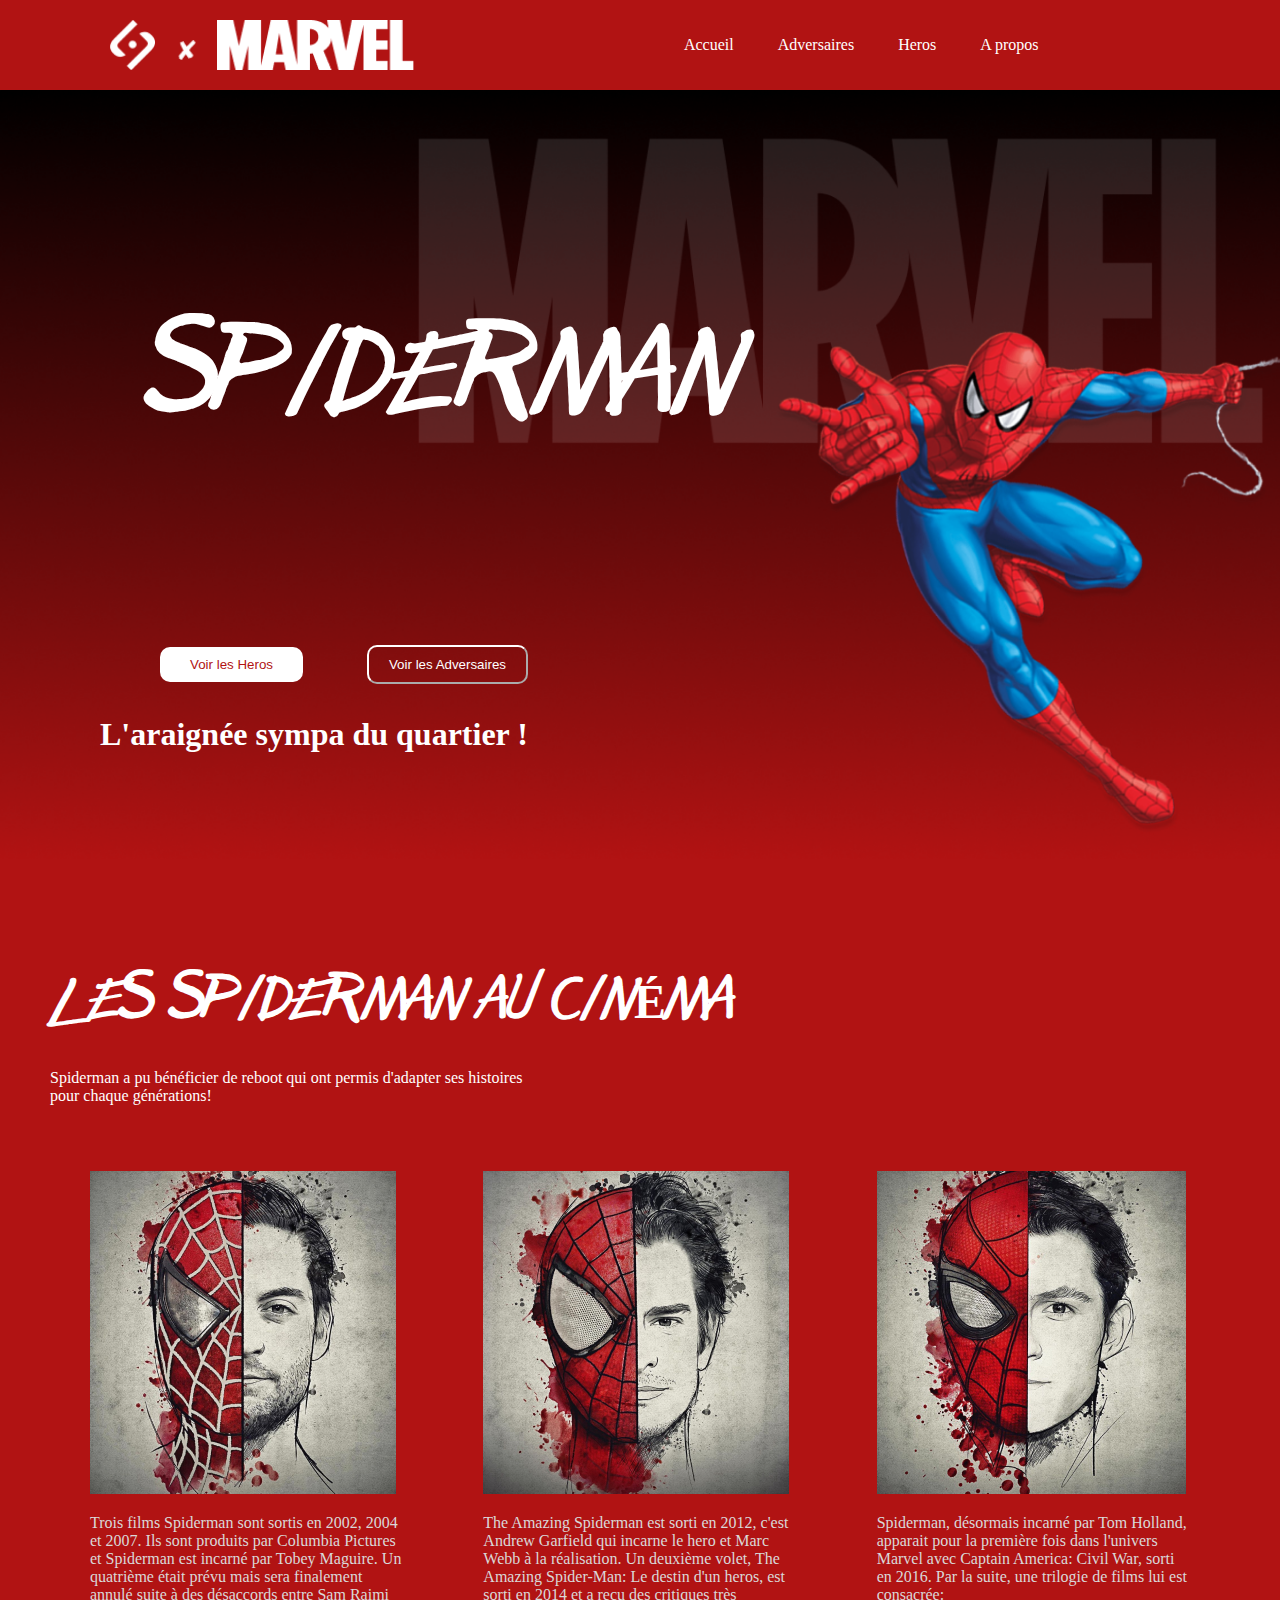
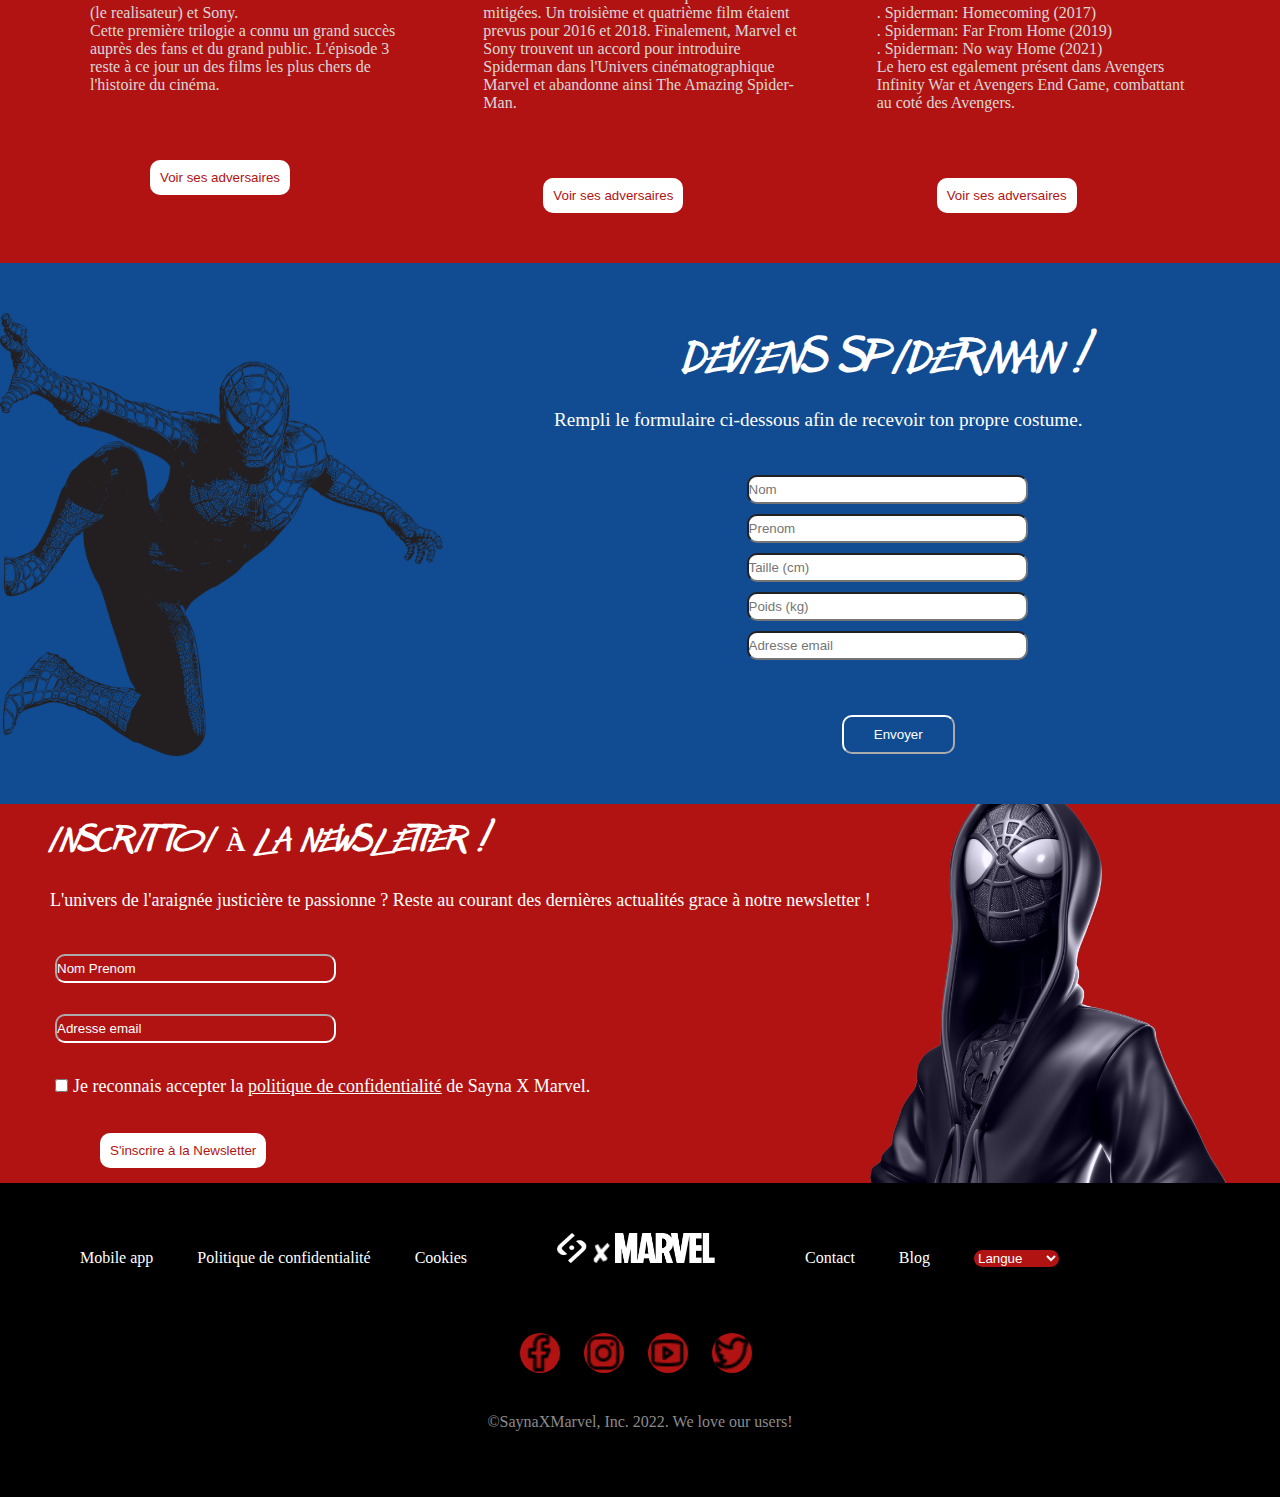
<file: index.html>
<!DOCTYPE html>
<html lang="en">
<head>
    <meta charset="UTF-8">
    <meta http-equiv="X-UA-Compatible" content="IE=edge">
    <meta name="viewport" content="width=device-width, initial-scale=1.0">
    <title>Home</title>
    <link rel="stylesheet" href="style.css">
</head>
<body>
    <header>
        <nav>
            <div class="logo">  
                <img src="Assets/Logo/logo1.png" alt="logo1" width="30%" height="50">
                <img src="Assets/Logo/logo2.png" class="logo2" alt="logo2" width="20%" height="20">
                <img src="Assets/Logo/logo3.png" alt="logo3" width="100%" height="50">
            </div>
            <div class="menu">  
                <ul>
                    <li><a href="index.html">Accueil</a></li>
                    <li><a href="W-Adversaires.html">Adversaires</a></li>
                    <li><a href="W-Heros.html">Heros</a></li>
                    <li><a href="W-A propos.html">A propos</a></li>
                </ul>
            </div> 
        </nav>
    </header>

    <main>
        <section id="contenant">
            <div class="title1">
                <h1>Spiderman</h1>
            </div>
            <div class="heros-adv">
                <a href="W-Heros.html"><button class="button-heros">Voir les Heros</button></a>
                <a href="W-Adversaires.html"><button class="button-adv">Voir les Adversaires</button></a>
                <h3>L'araignée sympa du quartier !</h3>
            </div>
            <div class="title2">
                <h2>Les spiderman au cinéma</h2>
            </div>
                <p class="spiderman">Spiderman a pu bénéficier de reboot qui ont permis d'adapter ses histoires<br>
                     pour chaque générations!</p>
            
            <div class="container">
                <div class="column">
                    <img src="Assets/Illustration/img3.png" alt="img3">
                    <p>Trois films Spiderman sont sortis en 2002, 2004 et 2007. Ils sont produits par Columbia Pictures et Spiderman est incarné par Tobey Maguire. Un quatrième était prévu mais sera finalement annulé suite à des désaccords entre Sam Raimi (le realisateur) et Sony.<br>
                    Cette première trilogie a connu un grand succès auprès des fans et du grand public. L'épisode 3 reste à ce jour un des films les plus chers de l'histoire du cinéma.</p>
                    <a href="W-Adversaires.html"><button class="button-voir">Voir ses adversaires</button></a>
                </div>
                <div class="column">
                    <img src="Assets/Illustration/img2.png" alt="img2">
                    <p>The Amazing Spiderman est sorti en 2012, c'est Andrew Garfield qui incarne le hero et Marc Webb à la réalisation. Un deuxième volet, The Amazing Spider-Man: Le destin d'un heros, est sorti en 2014 et a recu des critiques très mitigées. Un troisième et quatrième film étaient prevus pour 2016 et 2018. Finalement, Marvel et Sony trouvent un accord pour introduire Spiderman dans l'Univers cinématographique Marvel et abandonne ainsi The Amazing Spider-Man.</p>
                    <a href="W-Adversaires.html"><button class="button-voir">Voir ses adversaires</button></a>
                </div>
                <div class="column">
                    <img src="Assets/Illustration/img4.png" alt="img4">
                    <p>Spiderman, désormais incarné par Tom Holland, apparait pour la première fois dans l'univers Marvel avec Captain America: Civil War, sorti en 2016. Par la suite, une trilogie de films lui est consacrée:<br>
                    . Spiderman: Homecoming (2017)<br>
                    . Spiderman: Far From Home (2019)<br>
                    . Spiderman: No way Home (2021)<br>
                    Le hero est egalement présent dans Avengers Infinity War et Avengers End Game, combattant au coté des Avengers.</p>
                    <a href="W-Adversaires.html"><button class="button-voir">Voir ses adversaires</button></a>
                </div>
            </div>
        </section>
        <div class="deviens-spiderman">
            <div class="form">
                <div class="img5">
                    <img src="Assets/Illustration/img5.png" alt="img5" width="80%">
                </div>
                <div class="form-spiderman">
                <h2>Deviens Spiderman !</h2>
                <p>Rempli le formulaire ci-dessous afin de recevoir ton propre costume.</p>
                <form action="/page-traitement-donnees" method="post">
                    <div>
                    <input type="text" id="nom" name="nom" placeholder="Nom" required>
                    </div>
                    <div>
                    <input type="text" id="prenom" name="prenom" placeholder="Prenom" required>
                    </div>
                    <div>
                    <input type="number" id="taille" name="taille" placeholder="Taille (cm)" required>
                    </div>
                    <div>
                    <input type="number" id="poids" name="poids" placeholder="Poids (kg)" required>
                    </div>
                    <input type="email" id="mail" name="email" placeholder="Adresse email" required>                    
                </form>                
                <div class="envoyer">
                    <button class="envoyer" type="submit" value="Envoyer">Envoyer</button>
                </div>
            </div>           
        </div>
        <div class="newsletter">
            <div class="content">
                <h2>Inscrit toi à la newsletter !</h2>
                <p>L'univers de l'araignée justicière te passionne ? Reste au courant des dernières actualités grace à notre newsletter !</p>
                <div class="emailbox"></div>
                <form action="newsletter.php">
                    <input type="text" id="nom-prenom" name="nom" value="Nom Prenom"required>
                    <br><br>
                    <input type="emailAddress" id="email" name="email" value="Adresse email" required>                   
                    <br><br>
                    <input class="checkbox" type="checkbox">Je reconnais accepter la <u>politique de confidentialité</u> de Sayna X Marvel.                    
                    <br><br>
                    <button class="button-btn" type="submit" value="inscrire">S'inscrire à la Newsletter</button>
                </form>
            </div>
                      
        </div>
    </main>

    <footer>
        <div class="link">      
            <div class="menu-left">          
                <ul>
                    <li><a class="mobile" href="#mobile">Mobile app</a></li>
                    <li><a class="confidentialite" href="#confidentialite">Politique de confidentialité</a></li> 
                    <li><a class="cookies" href="#cookies">Cookies</a></li>                       
                </ul>
            </div>
            <div class="img-logo">
                    <img src="Assets/Logo/logo1.png" alt="map" width="30" height="30">
                    <img src="Assets/Logo/logo2.png" alt="map" width="20" height="20">
                    <img src="Assets/Logo/logo3.png" alt="map" width="100" height="30">
            </div>
            <div class="menu-right">
                <ul class="right">
                    <li><a class="contact" href="index.html">Contact</a></li>
                    <li><a class="blog" href="index.html">Blog</a></li> 
                    <li class="langue">
                        <select name="langue" size="1">
                            <option value="fr">Langue</option>
                        </select>
                    </li> 
                </ul>  
            </div>
        </div>
        <div class="social_media">
            <img src="Assets/Logo/logof.png" class="facebook" alt="facebook" width="50%" height="20">
            <img src="Assets/Logo/logoi.png" class="instagram" alt="instagram">
            <img src="Assets/Logo/logoy.png" class="youtube" alt="youtube">
            <img src="Assets/Logo/logot.png" class="twitter" alt="twitter">
        </div>
        <div class="copyright">
            <p class="footer_copyright">©SaynaXMarvel, Inc. 2022. We love our users!</p>
        </div>
    </footer>    
</body>
</html>
</file>
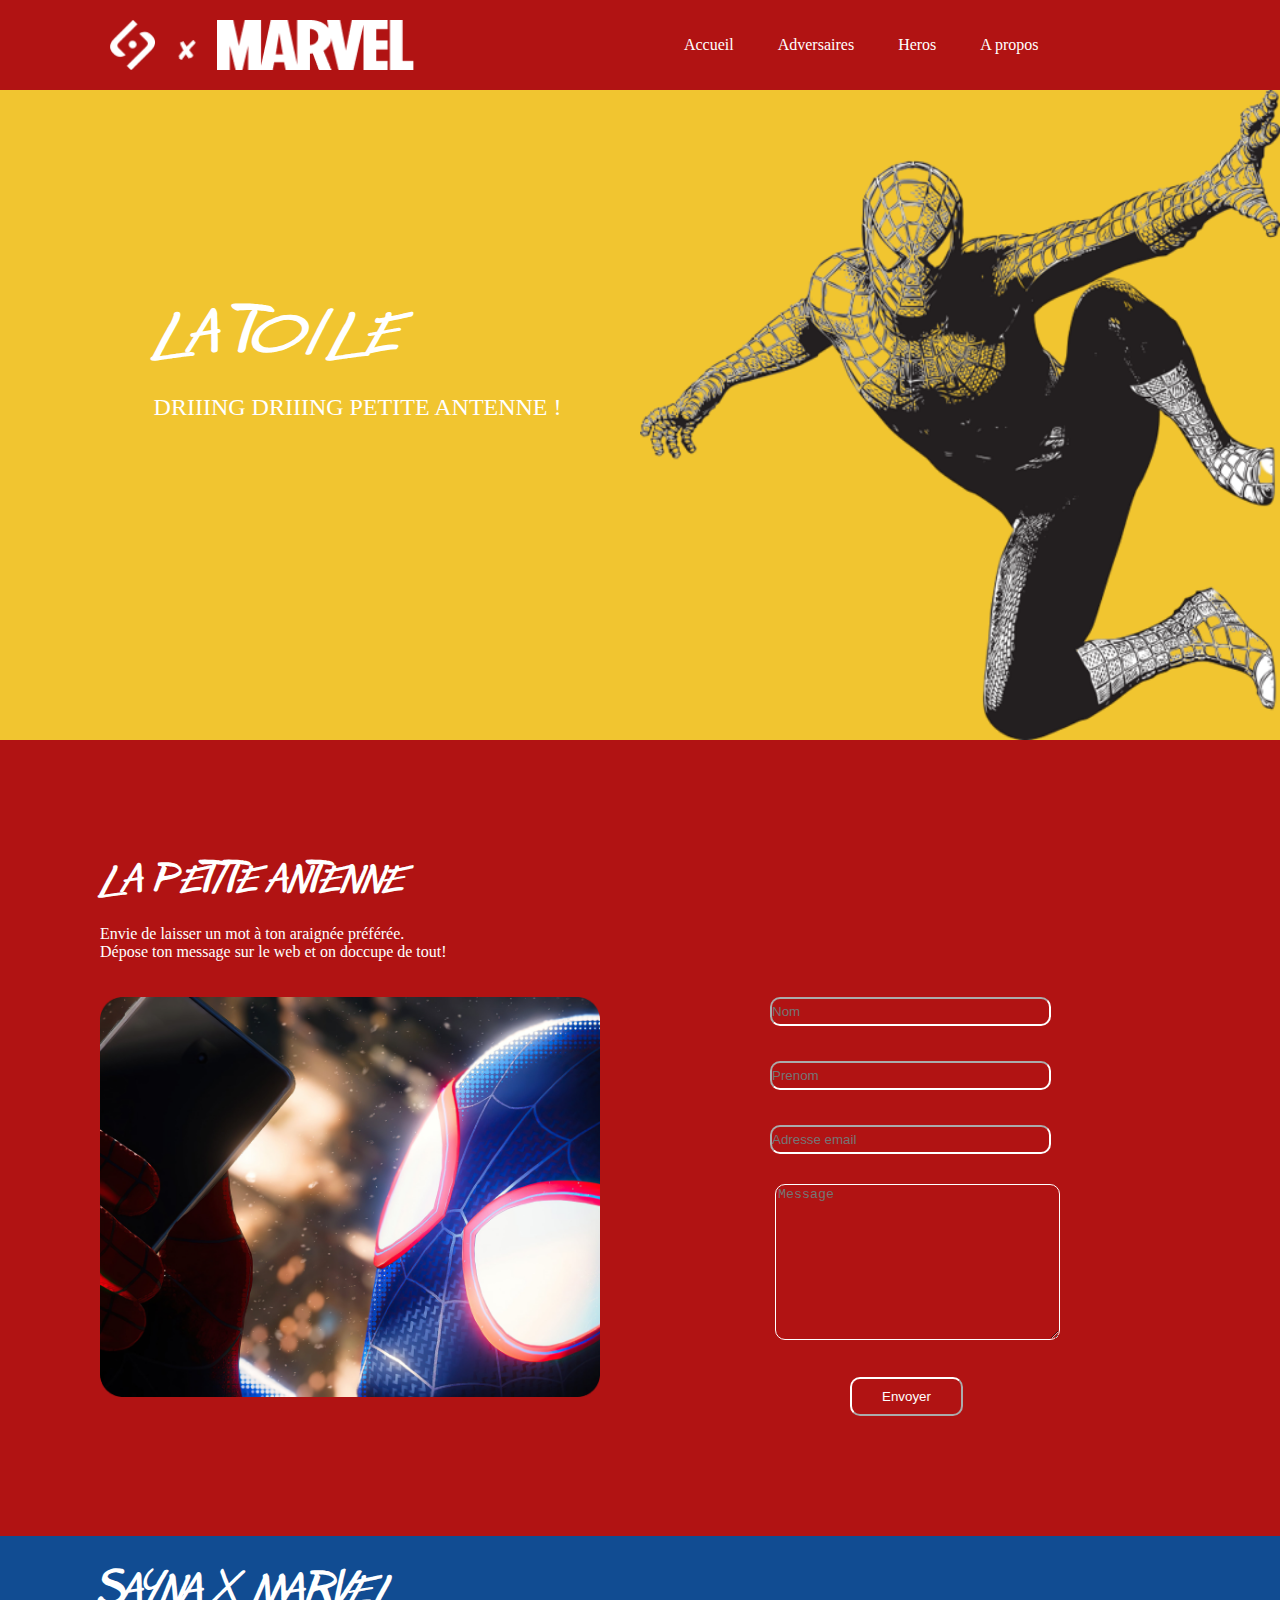
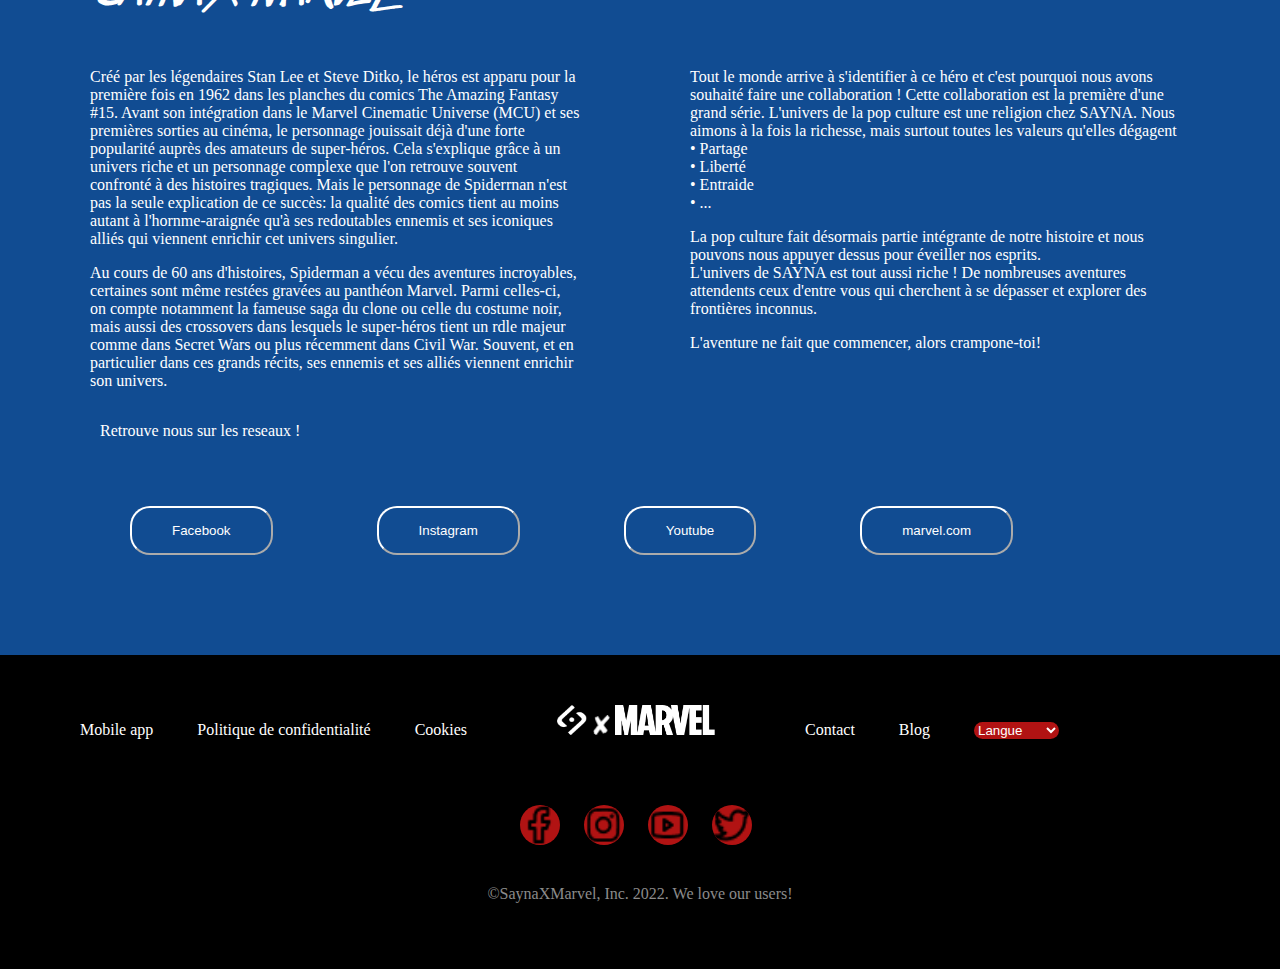
<file: W-A propos.html>
<!DOCTYPE html>
<html lang="en">
<head>
    <meta charset="UTF-8">
    <meta http-equiv="X-UA-Compatible" content="IE=edge">
    <meta name="viewport" content="width=device-width, initial-scale=1.0">
    <title>A propos</title>
    <link rel="stylesheet" href="W-A propos.css">
</head>
<body>
    <header>
        <nav>
            <div class="logo">  
                <img src="Assets/Logo/logo1.png" alt="logo1" width="30%" height="50">
                <img src="Assets/Logo/logo2.png" class="logo2" alt="logo2" width="20%" height="20">
                <img src="Assets/Logo/logo3.png" alt="logo3" width="100%" height="50">
            </div>
            <div class="menu">  
                <ul>
                    <li><a href="index.html">Accueil</a></li>
                    <li><a href="W-Adversaires.html">Adversaires</a></li>
                    <li><a href="W-Heros.html">Heros</a></li>
                    <li><a href="W-A propos.html">A propos</a></li>
                </ul>
            </div> 
        </nav>
    </header>

    <main>
        <div class="title1">      
            <h1>La toile</h1>
            <p>Driiing driiing petite antenne !</p>
        </div> 
        <div class="antenne">
            <div>
                <h2>La petite antenne</h2>
                <p>Envie de laisser un mot à ton araignée préférée.<br>
                    Dépose ton message sur le web et on doccupe de tout!</p>
            </div>
            <div class="img">
                <img src="Assets/Illustration/img34.png" alt="img34" width="500" height="400">
          
                <form action="/page-traitement-donnees" method="post">
                    <div>
                        <input type="text" id="nom" name="nom" placeholder="Nom" required>
                    </div>
                    <div>
                        <input type="text" id="prenom" name="prenom" placeholder="Prenom" required>
                    </div>
                    <input type="email" id="mail" name="email" placeholder="Adresse email" required> 
                    <div>
                        <textarea id="msg" name="message" placeholder="Message" rows="10" cols="33" required></textarea>
                    </div>
                    <button class="envoyer" type="submit" value="Envoyer">Envoyer</button>
                </form>  
            </div>
        </div>
        
        <div class="contenant">
            <div class="title2">
                <h2>Sayna X Marvel</h2>
            </div>
            <div class="story">
                <div class="column">
                    <p>Créé par les légendaires Stan Lee et Steve Ditko, le héros est apparu pour la première fois en 1962 dans les planches du comics The Amazing Fantasy #15. Avant son intégration dans le Marvel Cinematic Universe (MCU) et ses premières sorties au cinéma, le personnage jouissait déjà d'une forte popularité auprès des amateurs de super-héros. Cela s'explique grâce à un univers riche et un personnage complexe que l'on retrouve souvent confronté à des histoires tragiques. Mais le personnage de Spiderrnan n'est pas la seule explication de ce succès: la qualité des comics tient au moins autant à l'hornme-araignée qu'à ses redoutables ennemis et ses iconiques alliés qui viennent enrichir cet univers singulier.</p>
                    <p>Au cours de 60 ans d'histoires, Spiderman a vécu des aventures incroyables, certaines sont même restées gravées au panthéon Marvel. Parmi celles-ci, on compte notamment la fameuse saga du clone ou celle du costume noir, mais aussi des crossovers dans lesquels le super-héros tient un rdle majeur comme dans Secret Wars ou plus récemment dans Civil War. Souvent, et en particulier dans ces grands récits, ses ennemis et ses alliés viennent enrichir son univers.</p>
                </div>
                <div class="column">
                    <p>Tout le monde arrive à s'identifier à ce héro et c'est pourquoi nous avons souhaité faire une collaboration !
                        Cette collaboration est la première d'une grand série. L'univers de la pop culture est une religion chez SAYNA. Nous aimons à la fois la richesse, mais surtout toutes les valeurs qu'elles dégagent <br>
                        •	Partage<br>
                        •	Liberté<br>
                        •	Entraide<br>
                        •	...
                    </p>
                    <p>La pop culture fait désormais partie intégrante de notre histoire et nous pouvons nous appuyer dessus pour éveiller nos esprits.<br>
                        L'univers de SAYNA est tout aussi riche ! De nombreuses aventures attendents ceux d'entre vous qui cherchent à se dépasser et explorer des frontières inconnus.
                    </p>
                    <p>L'aventure ne fait que commencer, alors crampone-toi!</p>
                </div>                
            </div>
            <div class="reseaux">
                <p>Retrouve nous sur les reseaux !</p>
            </div>
            <div class="social-link">
                <a href="#facebook"><button class="button-social">Facebook</button></a>
                <a href="#instagram"><button class="button-social">Instagram</button></a>
                <a href="#youtube"><button class="button-social">Youtube</button></a>
                <a href="#marvel.com"><button class="button-social">marvel.com</button></a>
            </div>
        </div>
    </main>

    <footer>
        <div class="link">      
            <div class="menu-left">          
                <ul>
                    <li><a class="mobile" href="#mobile">Mobile app</a></li>
                    <li><a class="confidentialite" href="#confidentialite">Politique de confidentialité</a></li> 
                    <li><a class="cookies" href="#cookies">Cookies</a></li>                       
                </ul>
            </div>
            <div class="img-logo">
                    <img src="Assets/Logo/logo1.png" alt="map" width="30" height="30">
                    <img src="Assets/Logo/logo2.png" alt="map" width="20" height="20">
                    <img src="Assets/Logo/logo3.png" alt="map" width="100" height="30">
            </div>
            <div class="menu-right">
                <ul class="right">
                    <li><a class="contact" href="index.html">Contact</a></li>
                    <li><a class="blog" href="index.html">Blog</a></li> 
                    <li class="langue">
                        <select name="langue" size="1">
                            <option value="fr">Langue</option>
                        </select>
                    </li> 
                </ul>  
            </div>
        </div>
        <div class="social_media">
            <img src="Assets/Logo/logof.png" class="facebook" alt="facebook" width="50%" height="20">
            <img src="Assets/Logo/logoi.png" class="instagram" alt="instagram">
            <img src="Assets/Logo/logoy.png" class="youtube" alt="youtube">
            <img src="Assets/Logo/logot.png" class="twitter" alt="twitter">
        </div>
        <div class="copyright">
            <p class="footer_copyright">©SaynaXMarvel, Inc. 2022. We love our users!</p>
        </div>
    </footer>
</body>
</html>
</file>
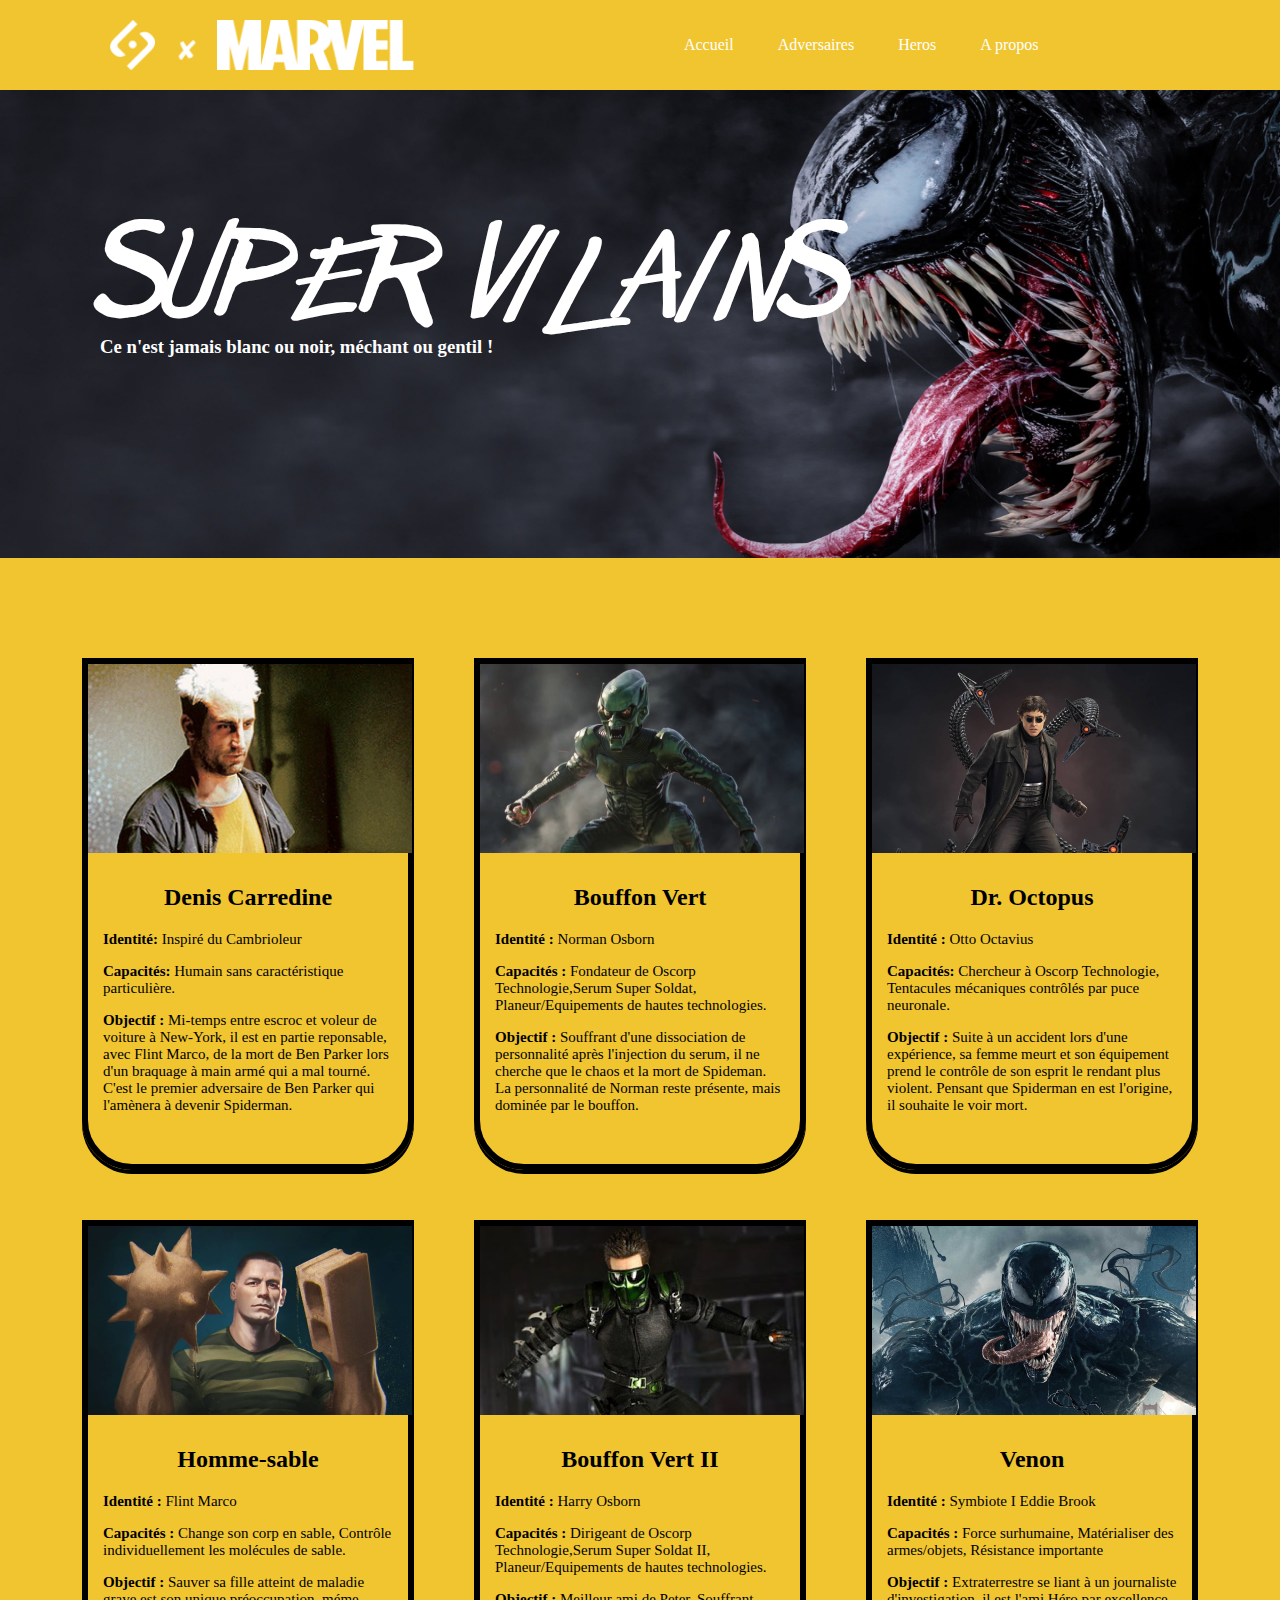
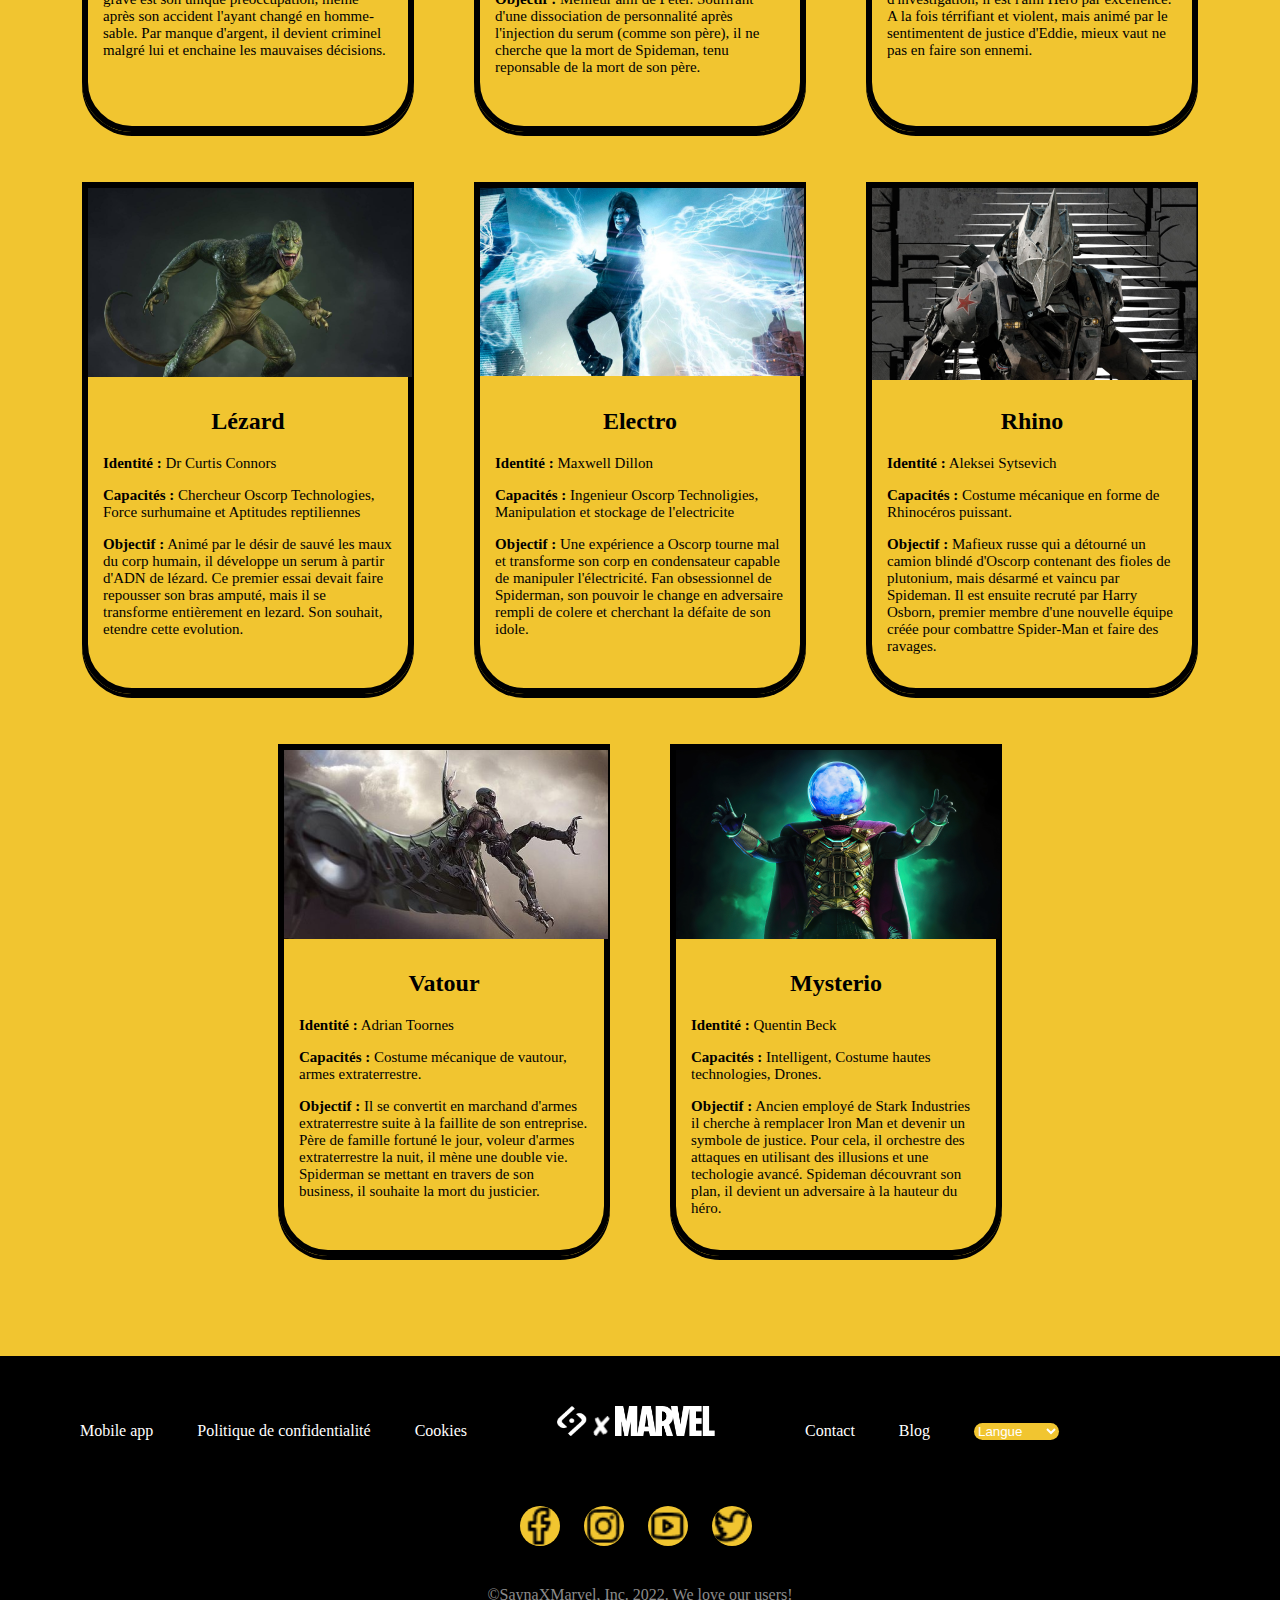
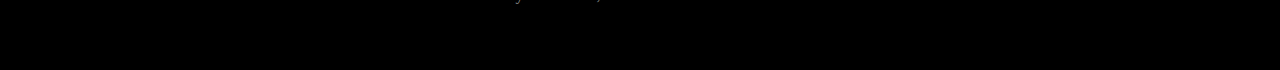
<file: W-Adversaires.html>
<!DOCTYPE html>
<html lang="en">
<head>
    <meta charset="UTF-8">
    <meta http-equiv="X-UA-Compatible" content="IE=edge">
    <meta name="viewport" content="width=device-width, initial-scale=1.0">
    <title>Adversaires</title>
    <link rel="stylesheet" href="W-Adversaires.css">
</head>
<body>
    <header>
        <nav>
            <div class="logo">  
                <img src="Assets/Logo/logo1.png" alt="logo1" width="30%" height="50">
                <img src="Assets/Logo/logo2.png" class="logo2" alt="logo2" width="20%" height="20">
                <img src="Assets/Logo/logo3.png" alt="logo3" width="100%" height="50">
            </div>
            <div class="menu">  
                <ul>
                    <li><a href="index.html">Accueil</a></li>
                    <li><a href="W-Adversaires.html">Adversaires</a></li>
                    <li><a href="W-Heros.html">Heros</a></li>
                    <li><a href="W-A propos.html">A propos</a></li>
                </ul>
            </div> 
        </nav>
    </header>

    <main>
        <section id="title">
            <div class="title1">
                <h1>Super Vilains</h1>
            </div>
            <div class="paragrah">
                <h3>Ce n'est jamais blanc ou noir, méchant ou gentil !</h3>
            </div>
        </section>
        <section id="content">
            <!--  card1-->
            <div class="card1">
                 <!--  card1/1-->
                <div class="card-heros">
                    <div class="card-image">
                        <img src="Assets/Illustration/img8.png" alt="Denis">
                    </div>
                    <h2 class="card-title">Denis Carredine</h2>
                    <div class="card-content">
                        <p><span>Identité:</span> Inspiré du Cambrioleur</p> 
                        <p><span>Capacités:</span> Humain sans caractéristique particulière.</p> 
                        <p><span>Objectif :</span> Mi-temps entre escroc et voleur de voiture à New-York, il est en partie reponsable, avec Flint Marco, de la mort de Ben Parker lors d'un braquage à main armé qui a mal tourné. C'est le premier adversaire de Ben Parker qui l'amènera à devenir Spiderman.</p>
                    </div>
                </div>  
                 <!--  card1/2-->              
                <div class="card-heros">
                    <div class="card-image">
                        <img src="Assets/Illustration/img9.png" alt="Bouffon">
                    </div>
                    <h2 class="card-title">Bouffon Vert</h2>
                    <div class="card-content">
                        <p><span>Identité :</span> Norman Osborn</p> 
                        <p><span>Capacités :</span> Fondateur de Oscorp Technologie,Serum Super Soldat, Planeur/Equipements de hautes technologies.</p>
                        <p><span> Objectif :</span> Souffrant d'une dissociation de personnalité après l'injection du serum, il ne cherche que le chaos et la mort de Spideman. La personnalité de Norman reste présente, mais dominée par le bouffon.</p>
                    </div>
                </div>
                 <!--  card1/3-->
                <div class="card-heros">
                    <div class="card-image">
                        <img src="Assets/Illustration/img10.png" alt="Octopus">
                    </div>
                    <h2 class="card-title">Dr. Octopus</h2>
                    <div class="card-content">
                        <p><span>Identité :</span> Otto Octavius</p>
                        <p><span>Capacités:</span> Chercheur à Oscorp Technologie, Tentacules mécaniques contrôlés par puce neuronale.</p>
                        <p><span>Objectif :</span> Suite à un accident lors d'une expérience, sa femme meurt et son équipement prend le contrôle de son esprit le rendant plus violent. Pensant que Spiderman en est l'origine, il souhaite le voir mort.</p>
                    </div>
                </div>
            </div>
             <!--  card2-->
            <div class="card2">
                 <!--  card2/1-->
                <div class="card-heros">
                    <div class="card-image"><img src="Assets/Illustration/img11.png" alt="Homme-sable"></div>
                    <h2 class="card-title">Homme-sable</h2>
                    <div class="card-content">
                        <p><span>Identité :</span> Flint Marco</p>
                        <p><span>Capacités :</span> Change son corp en sable, Contrôle individuellement les molécules de sable.</p>
                        <p><span>Objectif :</span> Sauver sa fille atteint de maladie grave est son unique préoccupation, méme après son accident l'ayant changé en homme-sable. Par manque d'argent, il devient criminel malgré lui et enchaine les mauvaises décisions.</p>
                    </div>
                </div>
                 <!--  card2/2-->
                <div class="card-heros">
                    <div class="card-image"><img src="Assets/Illustration/img12.png" alt="Bouffon II"></div>
                    <h2 class="card-title">Bouffon Vert II</h2>
                    <div class="card-content">
                        <p><span>Identité :</span> Harry Osborn</p> 
                        <p><span>Capacités :</span> Dirigeant de Oscorp Technologie,Serum Super Soldat II, Planeur/Equipements de hautes technologies.</p>
                        <p><span>Objectif :</span> Meilleur ami de Peter. Souffrant d'une dissociation de personnalité après l'injection du serum (comme son père), il ne cherche que la mort de Spideman, tenu reponsable de la mort de son père.</p>
                    </div>
                </div>
                 <!--  card2/3-->
                <div class="card-heros">
                    <div class="card-image"><img src="Assets/Illustration/img13.png" alt="Venon"></div>
                    <h2 class="card-title">Venon</h2>
                    <div class="card-content">
                        <p><span>Identité :</span> Symbiote I Eddie Brook</p>
                        <p><span>Capacités :</span> Force surhumaine, Matérialiser des armes/objets, Résistance importante</p>
                        <p><span>Objectif :</span> Extraterrestre se liant à un journaliste d'investigation, il est l'ami Héro par excellence. A la fois térrifiant et violent, mais animé par le sentimentent de justice d'Eddie, mieux vaut ne pas en faire son ennemi.</p>
                    </div>
                </div>
            </div>
            <!--  card3-->
            <div class="card3">
                 <!--  card3/1-->
                <div class="card-heros">
                    <div class="card-image"><img src="Assets/Illustration/img14.png" alt="Lezard"></div>
                    <h2 class="card-title">Lézard</h2>
                    <div class="card-content">
                        <p><span>Identité :</span> Dr Curtis Connors</p>
                        <p><span>Capacités :</span> Chercheur Oscorp Technologies, Force surhumaine et Aptitudes reptiliennes</p>
                        <p><span>Objectif :</span> Animé par le désir de sauvé les maux du corp humain, il développe un serum à partir d'ADN de lézard. Ce premier essai devait faire repousser son bras amputé, mais il se transforme entièrement en lezard. Son souhait, etendre cette evolution.</p>
                    </div>
                </div>
                 <!--  card3/2-->
                <div class="card-heros">
                    <div class="card-image"><img src="Assets/Illustration/img15.png" alt="Electro"></div>
                    <h2 class="card-title">Electro</h2>
                    <div class="card-content">
                        <p><span>Identité :</span> Maxwell Dillon</p>
                        <p><span>Capacités :</span> Ingenieur Oscorp Technoligies, Manipulation et stockage de l'electricite</p>
                        <p><span>Objectif :</span> Une expérience a Oscorp tourne mal et transforme son corp en condensateur capable de manipuler l'électricité. Fan obsessionnel de Spiderman, son pouvoir le change en adversaire rempli de colere et cherchant la défaite de son idole.</p>
                    </div>
                </div>
                 <!--  card3/3-->
                <div class="card-heros">
                    <div class="card-image"><img src="Assets/Illustration/img16.png" alt="Rhino"></div>
                    <h2 class="card-title">Rhino</h2>
                    <div class="card-content">
                        <p><span>Identité :</span> Aleksei Sytsevich</p>
                        <p><span>Capacités :</span> Costume mécanique en forme de Rhinocéros puissant. </p>
                        <p><span>Objectif :</span> Mafieux russe qui a détourné un camion blindé d'Oscorp contenant des fioles de plutonium, mais désarmé et vaincu par Spideman. Il est ensuite recruté par Harry Osborn, premier membre d'une nouvelle équipe créée pour combattre Spider-Man et faire des ravages.</p>
                    </div>
                </div>
            </div>
            <!--  card4-->
            <div class="card4">
                <div class="card-heros">
                    <!--  card4/1-->
                    <div class="card-image"><img src="Assets/Illustration/img17.png" alt="Vatour"></div>
                    <h2 class="card-title">Vatour</h2>
                    <div class="card-content">
                        <p><span>Identité :</span> Adrian Toornes</p>
                        <p><span>Capacités :</span> Costume mécanique de vautour, armes extraterrestre. </p>
                        <p><span>Objectif :</span> Il se convertit en marchand d'armes extraterrestre suite à la faillite de son entreprise. Père de famille fortuné le jour, voleur d'armes extraterrestre la nuit, il mène une double vie. Spiderman se mettant en travers de son business, il souhaite la mort du justicier.</p>
                    </div>
                </div>
                <!--  card4/2-->
                <div class="card-heros">
                    <div class="card-image"><img src="Assets/Illustration/img18.png" alt="Mysterio"></div>
                    <h2 class="card-title">Mysterio</h2>
                    <div class="card-content">
                        <p><span>Identité :</span> Quentin Beck</p>
                        <p><span>Capacités :</span> Intelligent, Costume hautes technologies, Drones.</p>
                        <p><span>Objectif :</span> Ancien employé de Stark Industries il cherche à remplacer lron Man et devenir un symbole de justice. Pour cela, il orchestre des attaques en utilisant des illusions et une techologie avancé. Spideman découvrant son plan, il devient un adversaire à la hauteur du héro.</p>
                    </div>
                </div>
            </div>
        </section>
    </main>

    <footer>
        <div class="link">      
            <div class="menu-left">          
                <ul>
                    <li><a class="mobile" href="#mobile">Mobile app</a></li>
                    <li><a class="confidentialite" href="#confidentialite">Politique de confidentialité</a></li> 
                    <li><a class="cookies" href="#cookies">Cookies</a></li>                       
                </ul>
            </div>
            <div class="img-logo">
                    <img src="Assets/Logo/logo1.png" alt="map" width="30" height="30">
                    <img src="Assets/Logo/logo2.png" alt="map" width="20" height="20">
                    <img src="Assets/Logo/logo3.png" alt="map" width="100" height="30">
            </div>
            <div class="menu-right">
                <ul class="right">
                    <li><a class="contact" href="index.html">Contact</a></li>
                    <li><a class="blog" href="index.html">Blog</a></li> 
                    <li class="langue">
                        <select name="langue" size="1">
                            <option value="fr">Langue</option>
                        </select>
                    </li> 
                </ul>  
            </div>
        </div>
        <div class="social_media">
            <img src="Assets/Logo/logof.png" class="facebook" alt="facebook" width="50%" height="20">
            <img src="Assets/Logo/logoi.png" class="instagram" alt="instagram">
            <img src="Assets/Logo/logoy.png" class="youtube" alt="youtube">
            <img src="Assets/Logo/logot.png" class="twitter" alt="twitter">
        </div>
        <div class="copyright">
            <p class="footer_copyright">©SaynaXMarvel, Inc. 2022. We love our users!</p>
        </div>
    </footer>
</body>
</html>
</file>
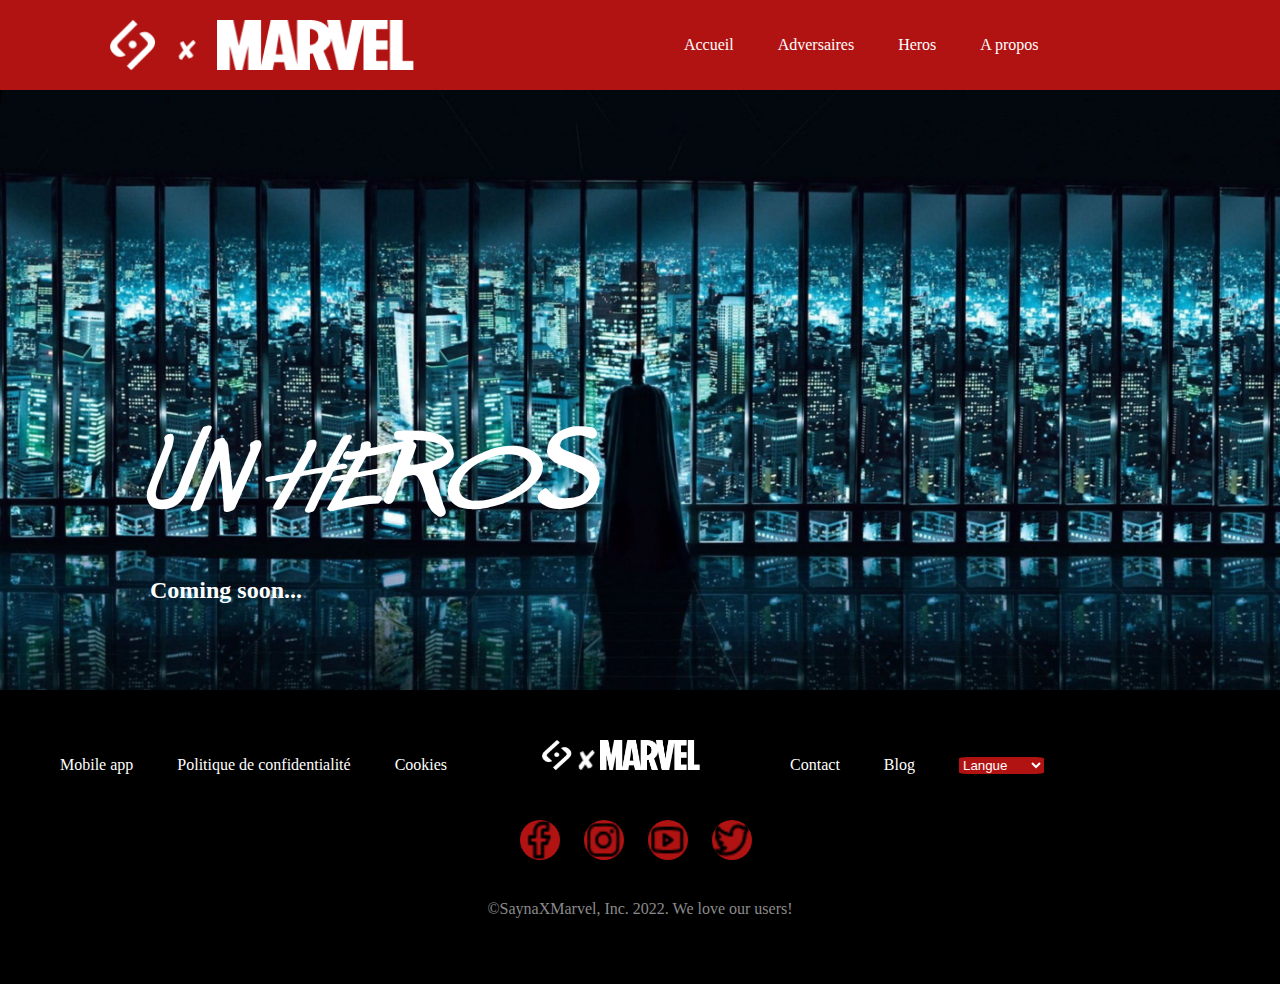
<file: W-Bonus.html>
<!DOCTYPE html>
<html lang="en">
<head>
    <meta charset="UTF-8">
    <meta http-equiv="X-UA-Compatible" content="IE=edge">
    <meta name="viewport" content="width=device-width, initial-scale=1.0">
    <title>W-Bonus</title>
    <link rel="stylesheet" href="W-Bonus.css">
</head>
<body>
    <header>
        <nav>
            <div class="logo">  
                <img src="Assets/Logo/logo1.png" alt="logo1" width="30%" height="50">
                <img src="Assets/Logo/logo2.png" class="logo2" alt="logo2" width="20%" height="20">
                <img src="Assets/Logo/logo3.png" alt="logo3" width="100%" height="50">
            </div>
            <div class="menu">  
                <ul>
                    <li><a href="index.html">Accueil</a></li>
                    <li><a href="W-Adversaires.html">Adversaires</a></li>
                    <li><a href="W-Heros">Heros</a></li>
                    <li><a href="W-A propos.html">A propos</a></li>
                </ul>
            </div> 
        </nav>
    </header>

    <main>
        <div class="heros"><h1>Un heros</h1></div>       
        <div class="soon"><h2>Coming soon...</h2></div>
    </main>

    <footer>
        <div class="link">      
            <div class="menu-left">          
                <ul>
                    <li><a class="mobile" href="#mobile">Mobile app</a></li>
                    <li><a class="confidentialite" href="#confidentialite">Politique de confidentialité</a></li> 
                    <li><a class="cookies" href="#cookies">Cookies</a></li>                       
                </ul>
            </div>
            <div class="img-logo">
                    <img src="Assets/Logo/logo1.png" alt="map" width="30" height="30">
                    <img src="Assets/Logo/logo2.png" alt="map" width="20" height="20">
                    <img src="Assets/Logo/logo3.png" alt="map" width="100" height="30">
            </div>
            <div class="menu-right">
                <ul class="right">
                    <li><a class="contact" href="#index">Contact</a></li>
                    <li><a class="blog" href="#index">Blog</a></li> 
                    <li class="langue">
                        <select name="langue" size="1">
                            <option value="fr">Langue</option>
                        </select>
                    </li> 
                </ul>  
            </div>
        </div>
        <div class="social_media">
            <img src="Assets/Logo/logof.png" class="facebook" alt="facebook" width="50%" height="20">
            <img src="Assets/Logo/logoi.png" class="instagram" alt="instagram">
            <img src="Assets/Logo/logoy.png" class="youtube" alt="youtube">
            <img src="Assets/Logo/logot.png" class="twitter" alt="twitter">
        </div>
        <div class="copyright">
            <p class="footer_copyright">©SaynaXMarvel, Inc. 2022. We love our users!</p>
        </div>
    </footer>
</body>
</html>
</file>
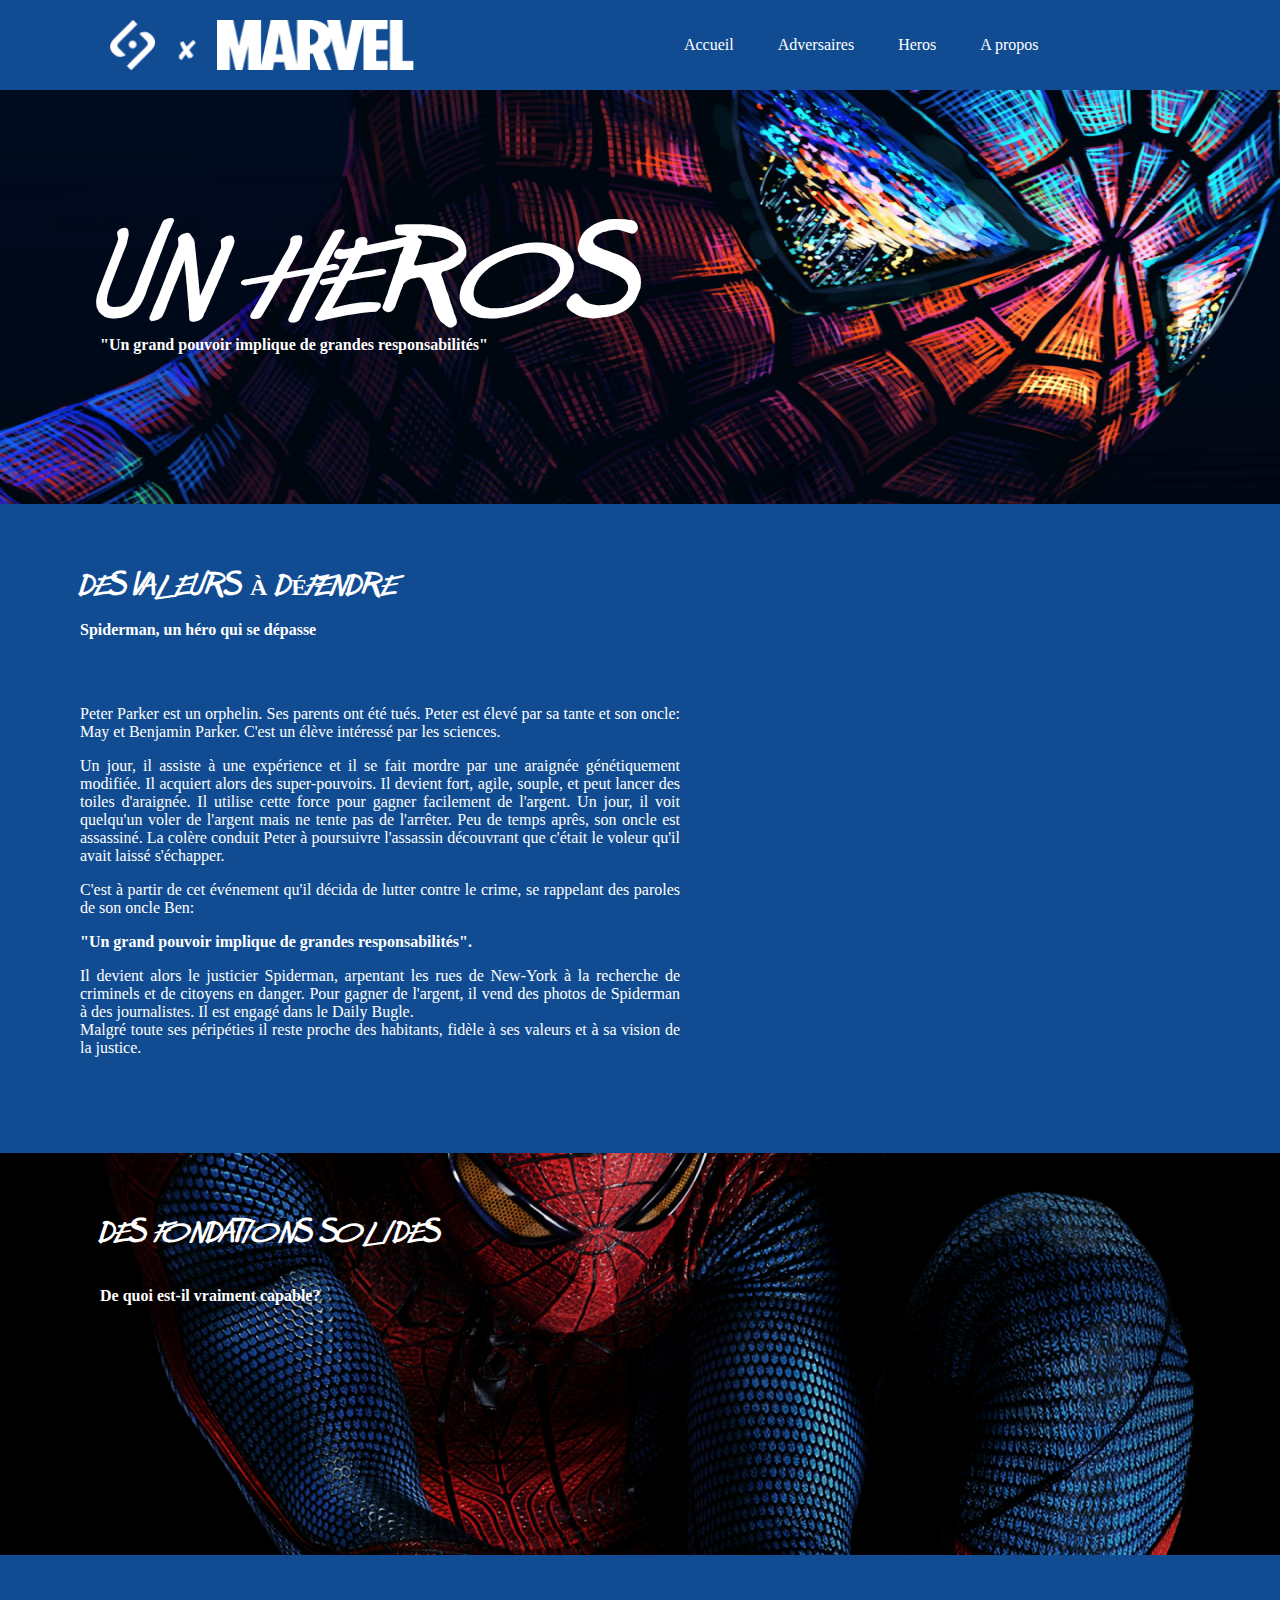
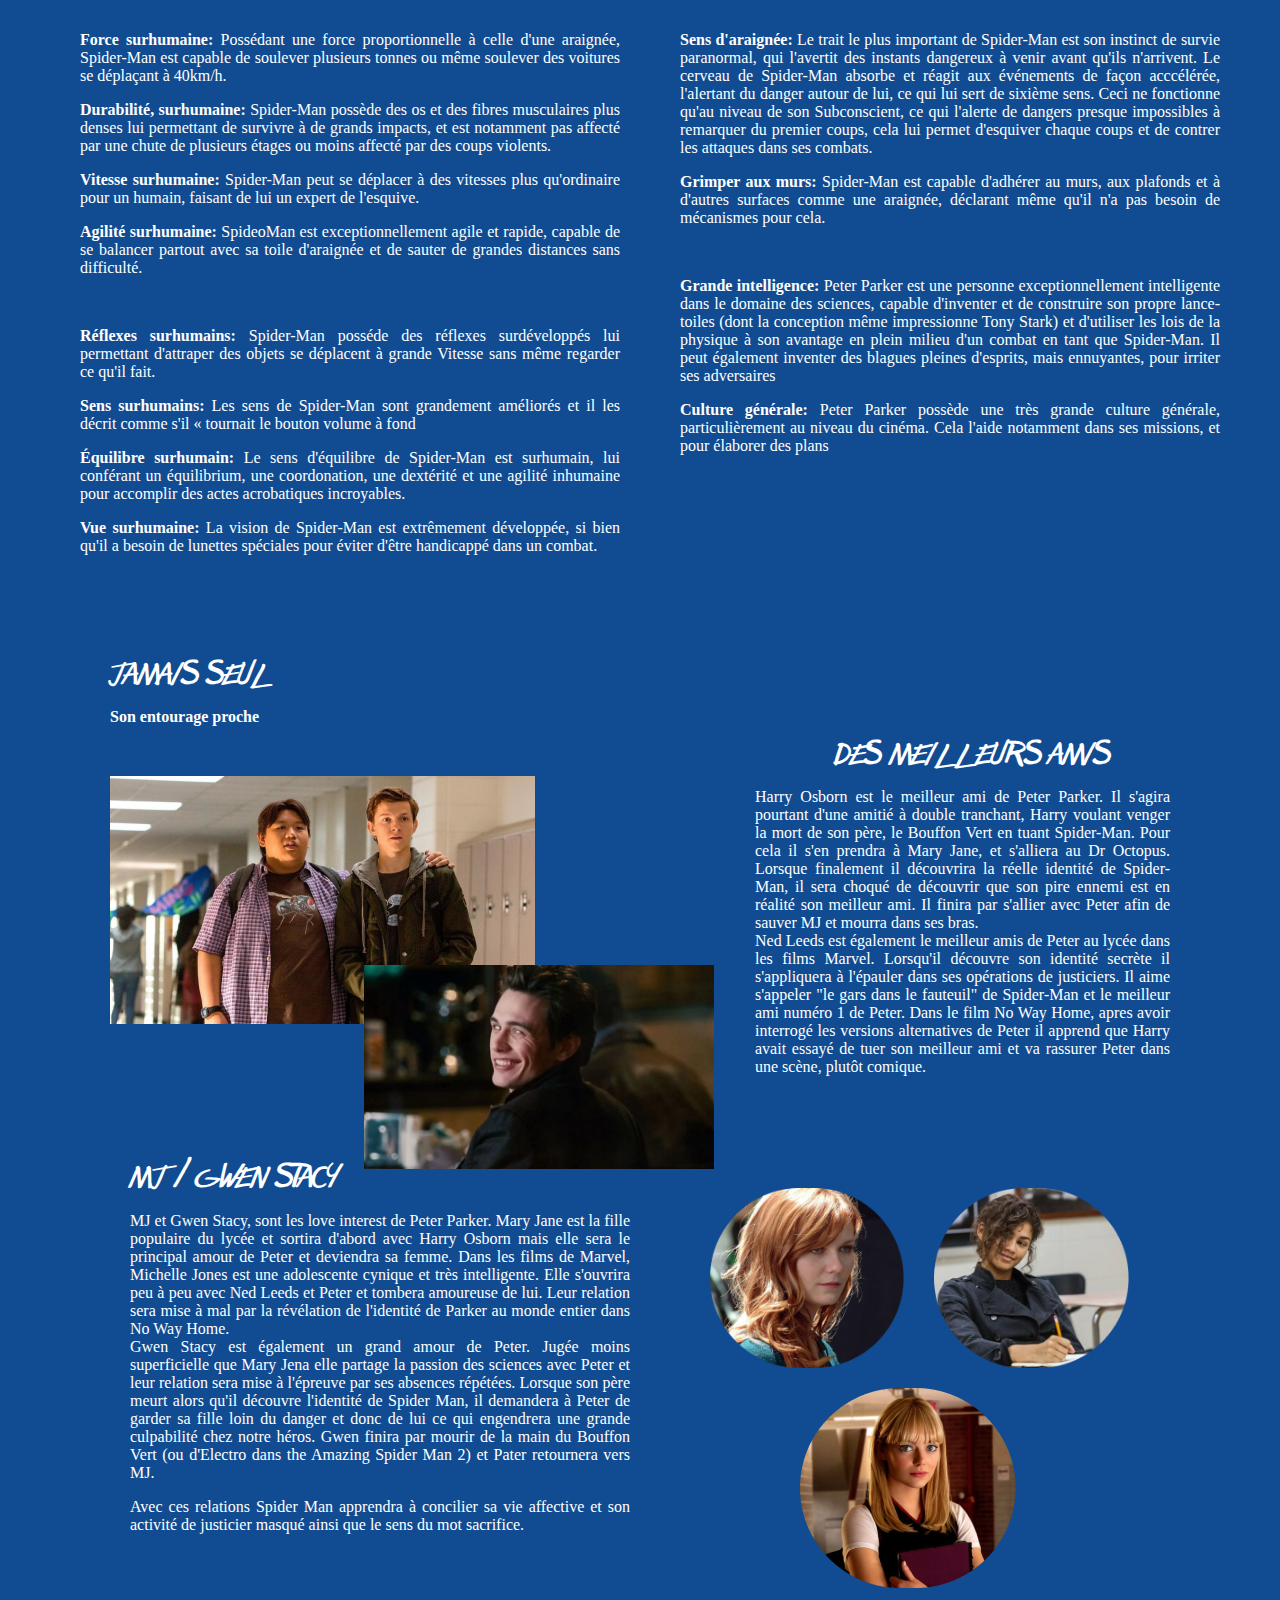
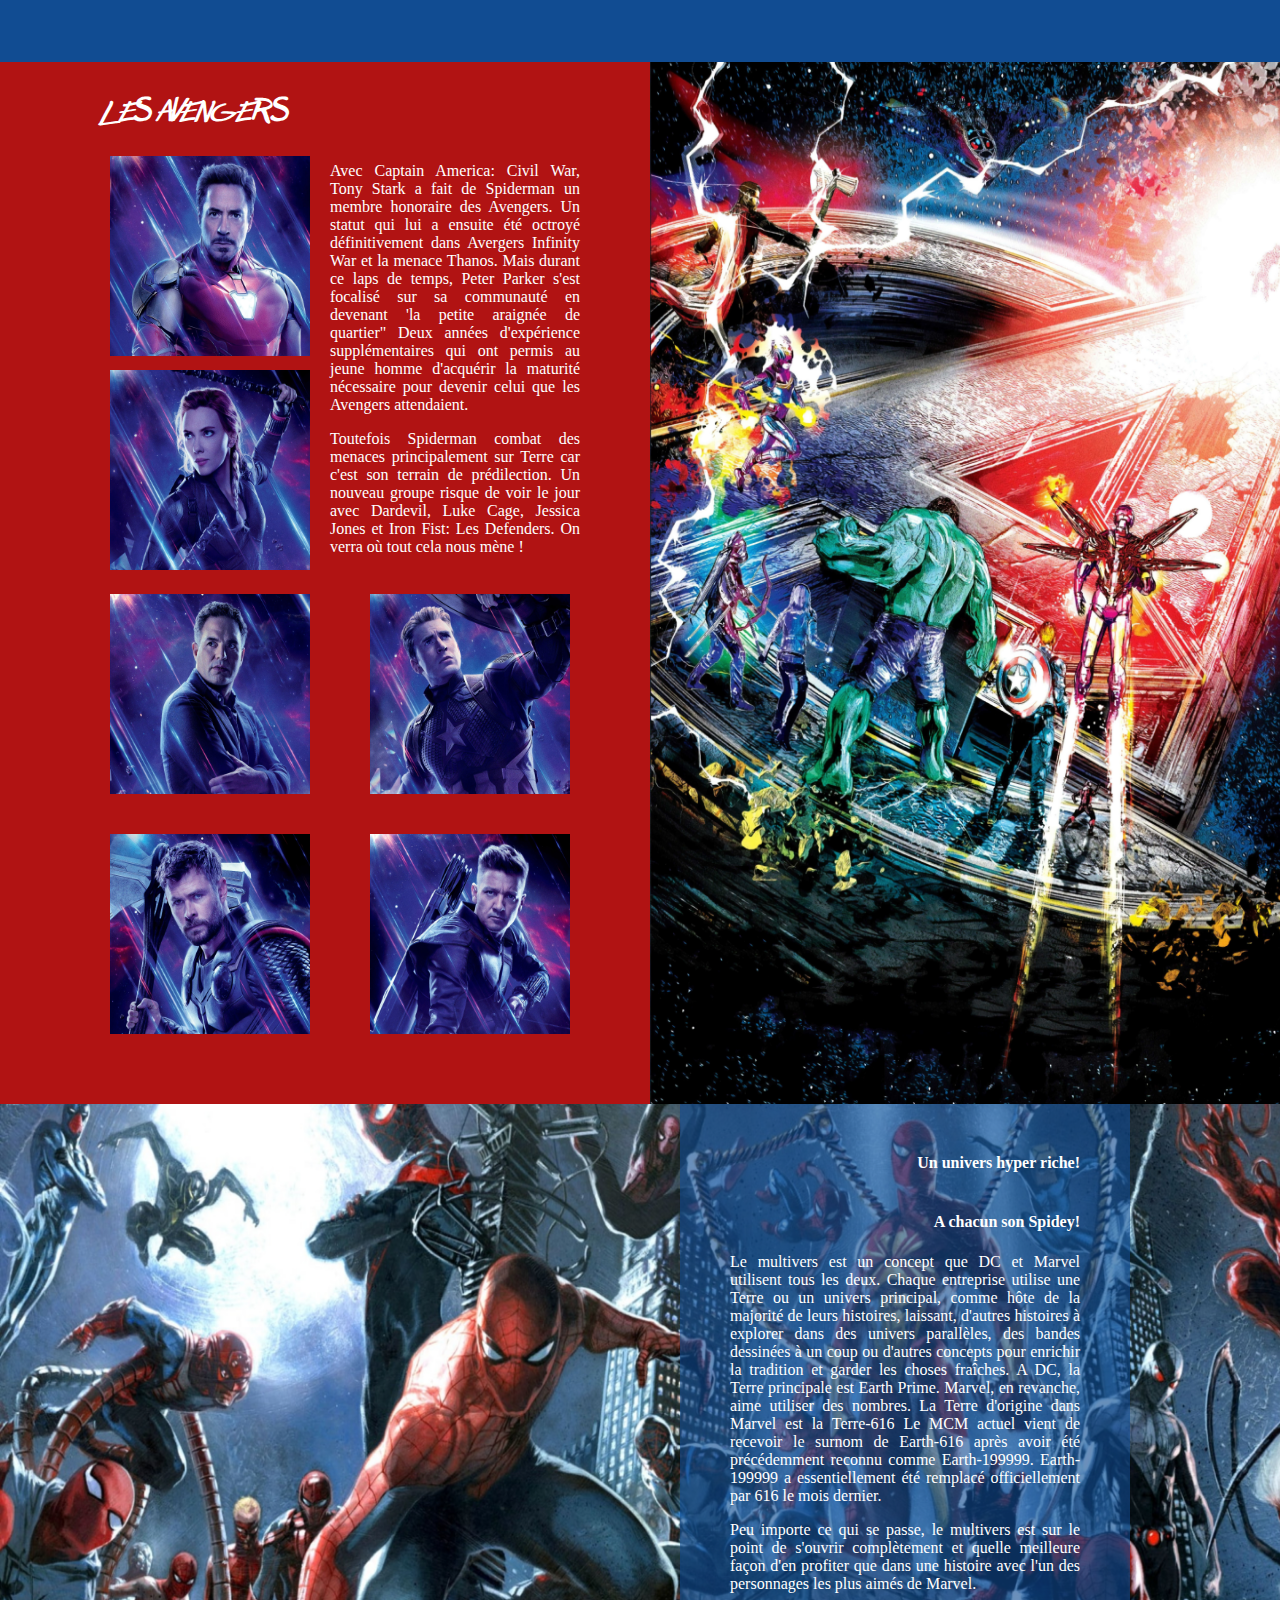
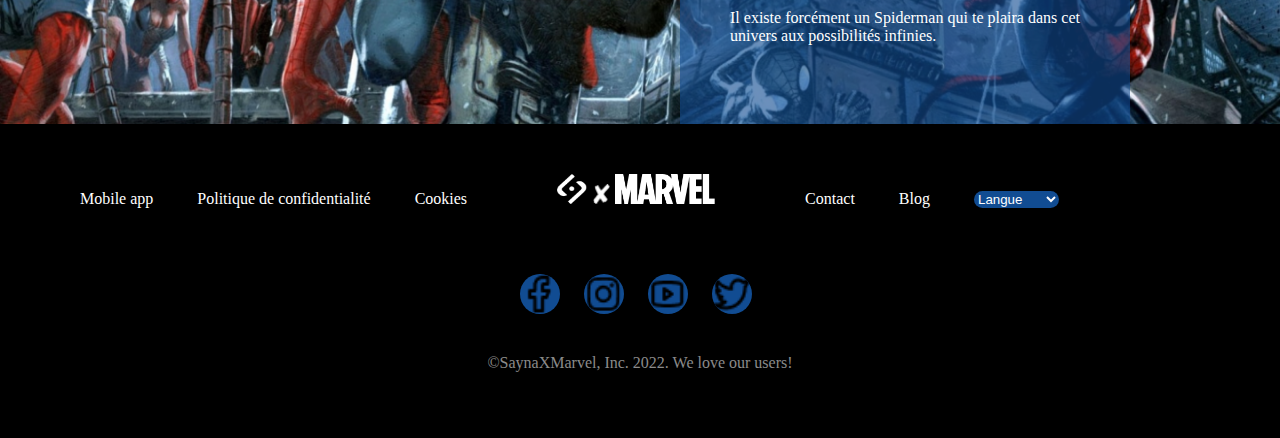
<file: W-Heros.html>
<!DOCTYPE html>
<html lang="en">
<head>
    <meta charset="UTF-8">
    <meta http-equiv="X-UA-Compatible" content="IE=edge">
    <meta name="viewport" content="width=device-width, initial-scale=1.0">
    <title>Heros</title>
    <link rel="stylesheet" href="W-Heros.css">
</head>
<body>
    <header>
        <nav>
            <div class="logo">  
                <img src="Assets/Logo/logo1.png" alt="logo1" width="30%" height="50">
                <img src="Assets/Logo/logo2.png" class="logo2" alt="logo2" width="20%" height="20">
                <img src="Assets/Logo/logo3.png" alt="logo3" width="100%" height="50">
            </div>
            <div class="menu">  
                <ul>
                    <li><a href="index.html">Accueil</a></li>
                    <li><a href="W-Adversaires.html">Adversaires</a></li>
                    <li><a href="W-Heros.html">Heros</a></li>
                    <li><a href="W-A propos.html">A propos</a></li>
                </ul>
            </div> 
        </nav>
    </header>

    <main>
        <section id="principal-title">
            <div class="title-heros">
                <h1>Un heros</h1>
            </div>
            <div class="paragrah-title">
                <h3>"Un grand pouvoir implique de grandes responsabilités"</h3>
            </div>
        </section>
        <section class="valeurs">
            
            <div class="title-valeurs">
                <div class="title">
                    <h2>Des valeurs à défendre</h2>
                </div>
                <div class="paragraph">
                    <h3>Spiderman, un héro qui se dépasse</h3>
                </div>
            </div>
            <div class="text">
                <div class="content-valeurs">
                    <p>Peter Parker est un orphelin. Ses parents ont été tués. Peter est élevé par sa tante et son oncle: May et Benjamin Parker. C'est un élève intéressé par les sciences.</p>
                    <p>Un jour, il assiste à une expérience et il se fait mordre par une araignée génétiquement modifiée. Il acquiert alors des super-pouvoirs. Il devient fort, agile, souple, et peut lancer des toiles d'araignée. Il utilise cette force pour gagner facilement de l'argent. Un jour, il voit quelqu'un voler de l'argent mais ne tente pas de l'arrêter. Peu de temps aprês, son oncle est assassiné. La colère conduit Peter à poursuivre l'assassin découvrant que c'était le voleur qu'il avait laissé s'échapper.</p>
                    <p>C'est à partir de cet événement qu'il décida de lutter contre le crime, se rappelant des paroles de son oncle Ben:</p>
                    <p><span>"Un grand pouvoir implique de grandes responsabilités".</span></p>
                    <p>Il devient alors le justicier Spiderman, arpentant les rues de New-York à la recherche de criminels et de citoyens en danger. Pour gagner de l'argent, il vend des photos de Spiderman à des journalistes. Il est engagé dans le Daily Bugle.<br>
                       Malgré toute ses péripéties il reste proche des habitants, fidèle à ses valeurs et à sa vision de la justice.</p>
                </div>
                <div class="video">
                    <iframe width="500" height="315" src="https://www.youtube.com/embed/masukri2JiQ" title="YouTube video player" frameborder="0" allow="accelerometer; autoplay; clipboard-write; encrypted-media; gyroscope; picture-in-picture" allowfullscreen></iframe>
                </div>
            </div>
            
        </section>
        <section class="fondations">
            <div class="title-fondations">
                <h2>Des fondations solides</h2>
            </div>
            <div class="paragrah-fondations">
                <h3>De quoi est-il vraiment capable?</h3>
            </div>
        </section>
        <section class="container">
            <div class="container-paragraph"> 
                <div class="column">
                    <p><span>Force surhumaine:</span> Possédant une force proportionnelle à celle d'une araignée, Spider-Man est capable de soulever plusieurs tonnes ou même soulever des voitures se déplaçant à 40km/h.</p>
                    <p><span>Durabilité, surhumaine:</span> Spider-Man possède des os et des fibres musculaires plus denses lui permettant de survivre à de grands impacts, et est notamment pas affecté par une chute de plusieurs étages ou moins affecté par des coups violents.</p>
                    <p><span>Vitesse surhumaine:</span> Spider-Man peut se déplacer à des vitesses plus qu'ordinaire pour un humain, faisant de lui un expert de l'esquive.</p>
                    <p><span>Agilité surhumaine:</span> SpideoMan est exceptionnellement agile et rapide, capable de se balancer partout avec sa toile d'araignée et de sauter de grandes distances sans difficulté.</p>
                    <br>
                    <p><span>Réflexes surhumains:</span> Spider-Man posséde des réflexes surdéveloppés lui permettant d'attraper des objets se déplacent à grande Vitesse sans même regarder ce qu'il fait.</p>
                    <p><span>Sens surhumains:</span> Les sens de Spider-Man sont grandement améliorés et il les décrit comme s'il « tournait le bouton volume à fond</p>
                    <p><span>Équilibre surhumain:</span> Le sens d'équilibre de Spider-Man est surhumain, lui conférant un équilibrium, une coordonation, une dextérité et une agilité inhumaine pour accomplir des actes acrobatiques incroyables.</p>
                    <p><span>Vue surhumaine:</span> La vision de Spider-Man est extrêmement développée, si bien qu'il a besoin de lunettes spéciales pour éviter d'être handicappé dans un combat.</p>
                </div>
                <div class="column">
                    <p><span>Sens d'araignée:</span> Le trait le plus important de Spider-Man est son instinct de survie paranormal, qui l'avertit des instants dangereux à venir avant qu'ils n'arrivent. Le cerveau de Spider-Man absorbe et réagit aux événements de façon acccélérée, l'alertant du danger autour de lui, ce qui lui sert de sixième sens. Ceci ne fonctionne qu'au niveau de son Subconscient, ce qui l'alerte de dangers presque impossibles à remarquer du premier coups, cela lui permet d'esquiver chaque coups et de contrer les attaques dans ses combats.</p>
                    <p><span>Grimper aux murs:</span> Spider-Man est capable d'adhérer au murs, aux plafonds et à d'autres surfaces comme une araignée, déclarant même qu'il n'a pas besoin de mécanismes pour cela.</p>
                    <br>
                    <p><span>Grande intelligence:</span> Peter Parker est une personne exceptionnellement intelligente dans le domaine des sciences, capable d'inventer et de construire son propre lance-toiles (dont la conception même impressionne Tony Stark) et d'utiliser les lois de la physique à son avantage en plein milieu d'un combat en tant que Spider-Man. Il peut également inventer des blagues pleines d'esprits, mais ennuyantes, pour irriter ses adversaires</p>
                    <p><span>Culture générale:</span> Peter Parker possède une très grande culture générale, particulièrement au niveau du cinéma. Cela l'aide notamment dans ses missions, et pour élaborer des plans</p>
                </div>
            </div>
            <div class="entourage">
                <div class="entourage-proche">
                    <div class="title">
                        <h2>Jamais seul</h2>
                    </div>
                    <div class="paragrah-entourage">
                        <h3>Son entourage proche</h3>
                    </div>
                    <img src="Assets/Illustration/img21.png" class="img21" alt="img21">
                    <img src="Assets/Illustration/img22.png" class="img22" alt="img22" width="350">
                </div>
                <div class="meilleurs-amis">
                    <div class="title">
                        <h2>Des meilleurs amis</h2>
                    </div>
                    <div class="amis">
                        <p>Harry Osborn est le meilleur ami de Peter Parker. Il s'agira pourtant d'une amitié à double tranchant, Harry voulant venger la mort de son père, le Bouffon Vert en tuant Spider-Man. Pour cela il s'en prendra à Mary Jane, et s'alliera au Dr Octopus. Lorsque finalement il découvrira la réelle identité de Spider-Man, il sera choqué de découvrir que son pire ennemi est en réalité son meilleur ami. Il finira par s'allier avec Peter afin de sauver MJ et mourra dans ses bras.</br>
                           Ned Leeds est également le meilleur amis de Peter au lycée dans les films Marvel. Lorsqu'il découvre son identité secrète il s'appliquera à l'épauler dans ses opérations de justiciers. Il aime s'appeler "le gars dans le fauteuil" de Spider-Man et le meilleur ami numéro 1 de Peter. Dans le film No Way Home, apres avoir interrogé les versions alternatives de Peter il apprend que Harry avait essayé de tuer son meilleur ami et va rassurer Peter dans une scène, plutôt comique.</p>
                    </div>
                </div>
            </div>
            <div class="stacy">
                <div class="content-stacy">
                    <div class="title-stacy">
                        <h2>MJ / Gwen Stacy</h2>
                    </div>
                    <div class="story">
                        <p>MJ et Gwen Stacy, sont les love interest de Peter Parker. Mary Jane est la fille populaire du lycée et sortira d'abord avec Harry Osborn mais elle sera le principal amour de Peter et deviendra sa femme. Dans les films de Marvel, Michelle Jones est une adolescente cynique et très intelligente. Elle s'ouvrira peu à peu avec Ned Leeds et Peter et tombera amoureuse de lui. Leur relation sera mise à mal par la révélation de l'identité de Parker au monde entier dans No Way Home.</br>
                        Gwen Stacy est également un grand amour de Peter. Jugée moins superficielle que Mary Jena elle partage la passion des sciences avec Peter et leur relation sera mise à l'épreuve par ses absences répétées. Lorsque son père meurt alors qu'il découvre l'identité de Spider Man, il demandera à Peter de garder sa fille loin du danger et donc de lui ce qui engendrera une grande culpabilité chez notre héros. Gwen finira par mourir de la main du Bouffon Vert (ou d'Electro dans the Amazing Spider Man 2) et Pater retournera vers MJ.</p>
                        <p>Avec ces relations Spider Man apprendra à concilier sa vie affective et son activité de justicier masqué ainsi que le sens du mot sacrifice.</p>
                    </div>
                </div>
                <div class="illustration">
                    <div class="images1">
                        <img src="Assets/Illustration/img23.png" class="img23" alt="img23">
                        <img src="Assets/Illustration/img24.png" class="img24" alt="img24">
                    </div>
                    <div class="images2">
                        <img src="Assets/Illustration/img25.png" alt="img25">
                    </div>
                </div>
            </div>
        </section>
        <section class="avengers">
            <div class="container-avengers">
                <div class="title-avengers">
                    <h2>Les Avengers</h2>
                </div> 
                <div class="avengers1">
                    <div class="illustration-avengers1">
                        <div class="img-avengers1">
                            <img src="Assets/Illustration/img26.png" alt="img26" width="200" height="200">
                        </div>
                        <div class="img-avengers1">
                            <img src="Assets/Illustration/img27.png" alt="img27" width="200" height="200">
                        </div>
                    </div>
                    <div class="paragrah-avengers1">
                        <p>Avec Captain America: Civil War, Tony Stark a fait de Spiderman un membre honoraire des Avengers. Un statut qui lui a ensuite été octroyé définitivement dans Avergers Infinity War et la menace Thanos. Mais durant ce laps de temps, Peter Parker s'est focalisé sur sa communauté en devenant 'la petite araignée de quartier" Deux années d'expérience supplémentaires qui ont permis au jeune homme d'acquérir la maturité nécessaire pour devenir celui que les Avengers attendaient.</p>
                        <p>Toutefois Spiderman combat des menaces principalement sur Terre car c'est son terrain de prédilection. Un nouveau groupe risque de voir le jour avec Dardevil, Luke Cage, Jessica Jones et Iron Fist: Les Defenders. On verra où tout cela nous mène !</p>
                    </div>
                </div>
                <div class="avengers2">
                    <img src="Assets/Illustration/img28.png" alt="img28" width="200" height="200">
                    <img src="Assets/Illustration/img30.png" alt="img30" width="200" height="200">
                </div>
                <div class="avengers2">
                    <img src="Assets/Illustration/img29.png" alt="img29" width="200" height="200">
                    <img src="Assets/Illustration/img31.png" alt="img31" width="200" height="200">
                </div>
            </div>
        </section>
        <section class="univers">
            <div class="univers-container">
                <div class="title-univers">
                    <h3>Un univers hyper riche!</h3>
                </div>
                <div >
                    <h4 class="paragrah-univers">A chacun son Spidey!</h4>
                </div>
                <div class="univers-content">
                    <p>Le multivers est un concept que DC et Marvel utilisent tous les deux. Chaque entreprise utilise une Terre ou un univers principal, comme hôte de la majorité de leurs histoires, laissant, d'autres histoires à explorer dans des univers parallèles, des bandes dessinées à un coup ou d'autres concepts pour enrichir la tradition et garder les choses fraîches. A DC, la Terre principale est Earth Prime. Marvel, en revanche, aime utiliser des nombres. La Terre d'origine dans Marvel est la Terre-616 Le MCM actuel vient de recevoir le surnom de Earth-616 après avoir été précédemment reconnu comme Earth-199999. Earth-199999 a essentiellement été remplacé officiellement par 616 le mois dernier.</p>
                    <p>Peu importe ce qui se passe, le multivers est sur le point de s'ouvrir complètement et quelle meilleure façon d'en profiter que dans une histoire avec l'un des personnages les plus aimés de Marvel. </p>
                    <p>Il existe forcément un Spiderman qui te plaira dans cet univers aux possibilités infinies.</p>
                </div>
            </div>
        </section>
    </main>

    <footer>
        <div class="link">      
            <div class="menu-left">          
                <ul>
                    <li><a class="mobile" href="#mobile">Mobile app</a></li>
                    <li><a class="confidentialite" href="#confidentialite">Politique de confidentialité</a></li> 
                    <li><a class="cookies" href="#cookies">Cookies</a></li>                       
                </ul>
            </div>
            <div class="img-logo">
                    <img src="Assets/Logo/logo1.png" alt="map" width="30" height="30">
                    <img src="Assets/Logo/logo2.png" alt="map" width="20" height="20">
                    <img src="Assets/Logo/logo3.png" alt="map" width="100" height="30">
            </div>
            <div class="menu-right">
                <ul class="right">
                    <li><a class="contact" href="index.html">Contact</a></li>
                    <li><a class="blog" href="index.html">Blog</a></li> 
                    <li class="langue">
                        <select name="langue" size="1">
                            <option value="fr">Langue</option>
                        </select>
                    </li> 
                </ul>  
            </div>
        </div>
        <div class="social_media">
            <img src="Assets/Logo/logof.png" class="facebook" alt="facebook" width="50%" height="20">
            <img src="Assets/Logo/logoi.png" class="instagram" alt="instagram">
            <img src="Assets/Logo/logoy.png" class="youtube" alt="youtube">
            <img src="Assets/Logo/logot.png" class="twitter" alt="twitter">
        </div>
        <div class="copyright">
            <p class="footer_copyright">©SaynaXMarvel, Inc. 2022. We love our users!</p>
        </div>
    </footer>
</body>
</html>
</file>
<file: style.css>
@import url(https://fonts.google.com/share?selection.family=Courgette%7CMontserrat:wght@500);
@font-face {
    font-family: FarFromHomecoming;
    src: url(Assets/Far-From\ Homecoming\ Updated.otf);
}
body {
    margin: 0;
    padding: 0;
    background-color: black;
}
header {
    background-color: #B11313;
    display: flex;
}
nav {
    display: flex;
}
.logo {
    float: left;
    display: flex;
    padding-top: 20px;
    padding-bottom: 20px;
    margin-left: 100px;
}
.logo img {
    padding-left: 10px;
    padding-right: 10px;
}
.logo2 {
    padding-top: 20px;
}

.menu {    
    text-decoration: none;
    padding-left: 200px;
    padding-top: 20px;
}
ul {
    list-style-type: none;
    float: right;   
}
li {
    display: inline;
    padding: 20px;
}
a{
    text-decoration: none;
    color: #FFF;
    text-decoration: none;
}
#contenant {
    background: url(Assets/Illustration/img1.png);
    background-repeat: no-repeat;
    background-size: 100%;
    padding: 50px;
    background-color: #B11313;
}
.title1 {
    padding-top: 80px;
    padding-bottom: 150px;      
    padding-left: 100px;  
    text-transform: uppercase;
    font-family: FarFromHomecoming;
    font-size: 300%;
}
h1 {
    color: #FFFFFF;
    padding-top: 50px;
}
.heros-adv {
    padding-left: 50px;
}
h3 {
    color: #FFFFFF;
    font-size: 200%;
}
.button-heros {
    background-color: #FFFFFF;
    color: #B11313;   
    border-radius: 10px;
    border: none;
    margin-left: 60px;
    margin-right: 60px;
    padding: 10px 30px;   
}
.button-adv {
    color: #FFFFFF;
    background-color: Transparent;
    border-radius: 10px;
    border-color: #FFFFFF;
    padding: 10px 20px;
}
.title2 {
    color: #FFFFFF;
    padding-top: 100px;
    font-family: FarFromHomecoming;
    font-size: 200%;
    text-transform: uppercase;
}
h2 {
    color: #FFFFFF;
    font-family: FarFromHomecoming;
    text-transform: uppercase;
    padding-top: 50px;
}
.spiderman{
    color: #FFFFFF; 
    padding-bottom: 50px;      
}
.container {
    display: flex;
    text-align: justify;
}
.column {
    width: 40%;
    justify-content: space-around;
    text-align: left;
    padding-left: 40px;
    padding-right: 40px;
    color: #dad8d8;
}
.button-voir {
    background-color: #FFFFFF;
    color: #B11313;
    border-radius: 10px;
    border: none;
    margin-left: 60px;
    margin-top: 50px;
    padding: 10px;        
}
.form {
    display: flex;
    width: 100%;           
}
input {
    border-radius: 10px;
    padding: 5px 100px 5px 0;
    margin: 5px;
    color: #FFFFFF;
}
.deviens-spiderman {
    background-color: #114C92;
    font-size: 150%;
}
.form-spiderman {
    text-align: end;     
}
.form-spiderman p {
    font-size: 80%;
}
.form-spiderman form {
    padding-right: 50px; 
    color: #FFFFFF;  
}
.envoyer {
    margin: 20px 0 20px 80px;
    padding: 10px 30px 10px 30px;
    border-radius: 10px;
    border-color: #FFFFFF;
    color: #FFFFFF;
    background-color: transparent;
    text-align: center;
}
.img5 {
    float: left;
    padding-top: 50px;
}
.deviens-spiderman p {
    color: #FFFFFF;
}
.newsletter {
    background-image: url(Assets/Illustration/img6.png);
    background-repeat: no-repeat;
    background-size: 45%;
    background-position: 750px;
    background-color: #B11313;    
    display: flex; 
    padding-left: 50px;      
    font-size: 75%;
    color: #FFFFFF;    
}
.content h2 {
    color: #FFFFFF;
    font-family: FarFromHomecoming;
    text-transform: uppercase;
    padding-top: 0;
}
.content p {
    padding-top: 10px;
}
.img6 {
    float: right;
    padding: 50px 200px;    
}
form {
    border-radius: 10px;       
    border: none;
    padding: 20px 20px 0 0;     
}
#nom-prenom, #email {
    background-color: transparent; 
    border-color: #FFF; 
    color: #FFFFFF;  
}
.newsletter p {
    color: #FFFFFF;
}
.checkbox {
    margin-top: 10px;
    display: inline;
    color: #FFFFFF;
}
.button-btn {
    margin: 15px 50px;
    padding: 10px;
    color: #B11313;
    background-color: #FFFFFF;
    border-radius: 10px;
    border: none;
} 
footer {
    background-color: #000000;
}
.link {
    display: flex;
    margin: 0 20px;
    padding-top: 50px;
}
.menu-left {
    text-align: left;
}
.menu-right {
    padding: 0;    
}
.img-logo {
    padding-left: 70px;
    padding-right: 30px;
}
select, option {
    background-color: #B11313;
    color: #FFF;
    border-radius: 10px;
    border: none;
    padding-right: 20px;
}
.social_media {
    margin-top: 50px;
}
.facebook {
    height: 40px; 
    width: 40px; 
    background-color: #B11313;   
    border-radius: 50%; 
    border: none;
    margin-left: 520px;
}
.instagram {
    height: 40px; 
    width: 40px; 
    background-color: #B11313;   
    border-radius: 50%; 
    border: none;  
    margin-left: 20px;     
}
.youtube {
    height: 40px; 
    width: 40px;
    background-color: #B11313;   
    border-radius: 50%; 
    border: none;   
    margin-left: 20px;
}
.twitter {
    height: 40px; 
    width: 40px; 
    background-color: #B11313;   
    border-radius: 50%; 
    border: none;   
    margin-left: 20px;
}
.copyright {
    color: #8b8b8b;
    text-align: center;
    padding-top: 20px;
    padding-bottom: 50px;
}
</file>
<file: W-A propos.css>
@import url(https://fonts.google.com/share?selection.family=Courgette%7CMontserrat:wght@500);
@font-face {
    font-family: FarFromHomecoming;
    src: url(Assets/Far-From\ Homecoming\ Updated.otf);
}
body {
    margin: 0;  
    padding: 0;
}
header {
    background-color: #B11313;
    display: flex;
}
nav {
    display: flex;
}
.logo {
    float: left;
    display: flex;
    padding-top: 20px;
    padding-bottom: 20px;
    margin-left: 100px;
}
.logo img {
    padding-left: 10px;
    padding-right: 10px;
}
.logo2 {
    padding-top: 20px;
}

.menu {    
    text-decoration: none;
    padding-left: 200px;
    padding-top: 20px;
}
ul {
    list-style-type: none;
    float: right;   
}
li {
    display: inline;
    padding: 20px;
}
a{
    text-decoration: none;
    color: #FFFFFF;
    text-decoration: none;
}
h1 {
    font-family: FarFromHomecoming;
    font-size: 200%;
}
.title1 {
    background-image: url(./Assets/Illustration/img36.png);
    background-repeat: no-repeat;
    background-color: #F1C530;
    background-position: right;
    background-size: 50% 100%;
    color: #FFFFFF;
    padding: 15% 0 23% 12%;  
    text-transform: uppercase;
}
.title1 {
    font-size: 150%;
}
.antenne {
    background-color: #B11313;
    padding: 100px;
    color: #FFFFFF;    
}
.antenne h2 {
    font-family: FarFromHomecoming;
    text-transform: uppercase;
    font-size: 200%;
}
.img form {
    border-radius: 20px;
    margin-left: 50px;
    display: inline; 
    padding-left: 100px;      
    font-size: 70%;
    color: #FFFFFF;      
}
form {
    border-radius: 10px;       
    border: none;    
}
input {
    border-radius: 10px;
    padding: 5px 100px 5px 0;
    margin: 20px;
    color: #FFFFFF;    
}
#nom, #prenom, #mail, #msg {
    background-color: transparent; 
    border-radius: 10px;       
    border-color: #FFF; 
    color: #FFFFFF;  
    margin-bottom: 15px;
}
#nom {
    margin-top: 0;
}
#msg {
    margin-left: 25px;
    margin-top: 15px;
}
.envoyer {
    margin: 20px 0 20px 100px;
    padding: 10px 30px 10px 30px;
    border-radius: 10px;
    border-color: #FFFFFF;
    color: #FFFFFF;
    background-color: transparent;
    text-align: center;
}
.img {
    display: flex;
    padding-top: 20px;
}
.contenant {
    background-color: #114C92;
}
.title2 {
    color: #FFFFFF;
    padding: 10px 100px;
    font-family: FarFromHomecoming;
    font-size: 150%;
    text-transform: uppercase;
}
.story {
    display: flex;
    margin-left: 80px;
}
.column {
    width: 60%;
    justify-content: space-around;
    text-align: left;    
    padding-left: 10px;
    padding-right: 100px;
    color: #FFFFFF;
}
.reseaux {
    color: #FFFFFF;
    padding-left: 100px;
}
.social-link {
    margin-left: 50px;
}
.button-social {
    color: #FFFFFF;
    background-color: Transparent;
    border-radius: 20px;
    border-color: #FFFFFF;
    padding: 15px 40px 15px 40px;
    margin: 50px 20px 100px 80px;    
}
footer {
    background-color: #000000;
}
.link {
    display: flex;
    margin: 0 20px;
    padding-top: 50px;
}
.menu-left {
    text-align: left;
}
.menu-right {
    padding: 0;    
}
.img-logo {
    padding-left: 70px;
    padding-right: 30px;
}
select, option {
    background-color: #B11313;
    color: #FFF;
    border-radius: 10px;
    border: none;
    padding-right: 20px;
}
.social_media {
    margin-top: 50px;
}
.facebook {
    height: 40px; 
    width: 40px; 
    background-color: #B11313;   
    border-radius: 50%; 
    border: none;
    margin-left: 520px;
}
.instagram {
    height: 40px; 
    width: 40px; 
    background-color: #B11313;   
    border-radius: 50%; 
    border: none;  
    margin-left: 20px;     
}
.youtube {
    height: 40px; 
    width: 40px;
    background-color: #B11313;   
    border-radius: 50%; 
    border: none;   
    margin-left: 20px;
}
.twitter {
    height: 40px; 
    width: 40px; 
    background-color: #B11313;   
    border-radius: 50%; 
    border: none;   
    margin-left: 20px;
}
.copyright {
    color: #8b8b8b;
    text-align: center;
    padding-top: 20px;
    padding-bottom: 50px;
}
</file>
<file: W-Adversaires.css>
@import url(https://fonts.google.com/share?selection.family=Courgette%7CMontserrat:wght@500);
@font-face {
    font-family: FarFromHomecoming;
    src: url(Assets/Far-From\ Homecoming\ Updated.otf);
}
body {
    margin: 0;
    padding: 0;    
}
header {
    background-color: #F1C530;
    display: flex;
}
nav {
    display: flex;
}
.logo {
    float: left;
    display: flex;
    padding-top: 20px;
    padding-bottom: 20px;
    margin-left: 100px;
}
.logo img {
    padding-left: 10px;
    padding-right: 10px;
}
.logo2 {
    padding-top: 20px;
}

.menu {    
    text-decoration: none;
    padding-left: 200px;
    padding-top: 20px;
}
ul {
    list-style-type: none;
    float: right;   
}
li {
    display: inline;
    padding: 20px;
}
a{
    text-decoration: none;
    color: #FFF;
    text-decoration: none;
}
#title {
    background: url(Assets/Illustration/img7.png);
    background-repeat: no-repeat;
    background-size: 100% 100%;
    padding: 100px 50px 100px 100px;    
    color: #FFFFFF;
}
.title1 {
    text-transform: uppercase;
    font-family: FarFromHomecoming;
    font-size: 300%;
}
h1 {
    margin: 0;
    padding-top: 50px;
}
h3 {
    margin: 0;
    padding-bottom: 100px;
}
#content {
    background-color: #F1C530;
    margin-top: 0;
}
.card1 {
    display: flex;
    justify-content: center;
    padding-top: 100px;
}
.card2 {
    display: flex;
    justify-content: center;
    padding-top: 50px;
}
.card3 {
    display: flex;
    justify-content: center;
    padding-top: 50px;
}
.card4 {
    display: flex;
    justify-content: center;
    padding-top: 50px;
    padding-bottom: 100px;
}
.card-heros{
    border: 6px solid black;
    border-bottom-left-radius: 50px;
    border-bottom-right-radius: 50px;
    width: 320px;
    height: 500px;
    margin-left: 30px;
    margin-right: 30px;
    box-shadow: 0 4px;
}
.card-image{
    height: 100px;
    background-size: 100%;
    background-position: center;
}
.card-title{
    text-align: center;
    font-weight: bold;
    padding-top: 100px;
}
span {
    font-weight: bold;
}
.card-content{
    margin: 15px;
    font-size: 15px;
    margin-bottom: 10px;
    padding-bottom: 5px;
}
footer {
    background-color: #000000;
}
.link {
    display: flex;
    margin: 0 20px 50px;
    padding-top: 50px;
}
.menu-left {
    text-align: left;
}
.menu-right {
    padding: 0;    
}
.img-logo {
    padding-left: 70px;
    padding-right: 30px;
}
select, option {
    background-color: #F1C530;
    color: #FFF;
    border-radius: 10px;
    border: none;
    padding-right: 20px;
}
.facebook {
    height: 40px; 
    width: 40px; 
    background-color: #F1C530;   
    border-radius: 50%; 
    border: none;
    margin-left: 520px;
}
.instagram {
    height: 40px; 
    width: 40px; 
    background-color: #F1C530;   
    border-radius: 50%; 
    border: none;  
    margin-left: 20px;     
}
.youtube {
    height: 40px; 
    width: 40px;
    background-color: #F1C530;   
    border-radius: 50%; 
    border: none;   
    margin-left: 20px;
}
.twitter {
    height: 40px; 
    width: 40px; 
    background-color: #F1C530;   
    border-radius: 50%; 
    border: none;   
    margin-left: 20px;
}
.copyright {
    color: #8b8b8b;
    text-align: center;
    padding-top: 20px;
    padding-bottom: 50px;
}
</file>
<file: W-Bonus.css>
@import url(https://fonts.google.com/share?selection.family=Courgette%7CMontserrat:wght@500);
@font-face {
    font-family: FarFromHomecoming;
    src: url(Assets/Far-From\ Homecoming\ Updated.otf);
}
body {
    margin: 0;    
    background-color: #000000;
}
header {
    background-color: #B11313;
    display: flex;
}
nav {
    display: flex;
}
.logo {
    float: left;
    display: flex;
    padding-top: 20px;
    padding-bottom: 20px;
    margin-left: 100px;
}
.logo img {
    padding-left: 10px;
    padding-right: 10px;
}
.logo2 {
    padding-top: 20px;
}
.menu {    
    text-decoration: none;
    padding-left: 200px;
    padding-top: 20px;
}
ul {
    list-style-type: none;
    float: right;   
}
li {
    display: inline;
    padding: 20px;
}

a{
    text-decoration: none;
    color: #FFF;
    text-decoration: none;
}
main {
    background-image: url(Assets/Illustration/img35.png);    
    background-repeat: no-repeat;
    background-position: center;
    background-size: cover;
    height: 600px;    
}
.heros {
    color: #FFFFFF;
    text-transform: uppercase; 
    font-family: FarFromHomecoming;
    font-size: 250%;
    padding-left: 150px;
    padding-top: 300px;
}
.soon {
    color: #FFFFFF;
    padding-left: 150px;
    font-size: 100%;
}
footer {
    background-color: #000000;   
}
.link {
    display: flex;    
    padding-top: 50px;
}
.menu-left {
    text-align: left;
}

.img-logo {
    padding-left: 75px;
    padding-right: 30px;    
}
select, option {
    background-color: #B11313;
    color: #FFF;
    border-radius: 10%;
    border: none;
    padding-right: 20px;
}
.social_media {
    padding-top: 30px;
}
.facebook {
    height: 40px; 
    width: 40px; 
    background-color: #B11313;   
    border-radius: 50%; 
    border: none;
    margin-left: 520px;
}
.instagram {
    height: 40px; 
    width: 40px; 
    background-color: #B11313;   
    border-radius: 50%; 
    border: none;  
    margin-left: 20px;     
}
.youtube {
    height: 40px; 
    width: 40px;
    background-color: #B11313;   
    border-radius: 50%; 
    border: none;   
    margin-left: 20px;
}
.twitter {
    height: 40px; 
    width: 40px; 
    background-color: #B11313;   
    border-radius: 50%; 
    border: none;   
    margin-left: 20px;
}
.copyright {
    color: #8b8b8b;
    text-align: center;
    padding-top: 20px;
    padding-bottom: 50px;
}
</file>
<file: W-Heros.css>
@import url(https://fonts.google.com/share?selection.family=Courgette%7CMontserrat:wght@500);
@font-face {
    font-family: FarFromHomecoming;
    src: url(Assets/Far-From\ Homecoming\ Updated.otf);
}
body {
    margin: 0;
    padding: 0;    
}
header {
    background-color: #114C92;
    display: flex;
}
nav {
    display: flex;
}
.logo {
    float: left;
    display: flex;
    padding-top: 20px;
    padding-bottom: 20px;
    margin-left: 100px;
}
.logo img {
    padding-left: 10px;
    padding-right: 10px;
}
.logo2 {
    padding-top: 20px;
}

.menu {    
    text-decoration: none;
    padding-left: 200px;
    padding-top: 20px;
}
ul {
    list-style-type: none;
    float: right;   
}
li {
    display: inline;
    padding: 20px;
}
a{
    text-decoration: none;
    color: #FFF;
    text-decoration: none;
}
#principal-title {
    background: url(Assets/Illustration/img19.png);
    background-repeat: no-repeat;
    background-size: 100% 100%;
    padding: 100px 50px 100px 100px;    
    color: #FFFFFF;
}
.title-heros {
    text-transform: uppercase;
    font-family: FarFromHomecoming;
    font-size: 300%;
}
h1 {
    margin: 0;
    padding-top: 50px;
}
h2 {
    text-transform: uppercase;
    font-family: FarFromHomecoming;
    font-size: 150%;
    color: #FFFFFF;
}
h3 {
    margin: 0;
    padding-bottom: 50px;
    color: #FFFFFF;
    font-size: 100%;
}
.valeurs {
    background-color: #114C92;    
}
.title {
    padding-top: 50px;
    padding-left: 80px;
}
.paragraph {
    padding-left: 80px;
}
.text {
    display: flex;
}
.content-valeurs {
    color: #FFFFFF;
    padding: 0 50px 80px 80px;
    text-align: justify;    
}
.video {
    padding-top: 30px;
    padding-right: 50px;
}
.fondations {
    background: url(Assets/Illustration/img20.png);
    background-repeat: no-repeat;
    background-size: 100% 100%;
    color: #FFFFFF;
}
.title-fondations {
    padding: 50px 60px 10px 100px;
}
.paragrah-fondations {
    padding: 10px 60px 200px 100px;
}
.container {
    background-color: #114C92;
    color: #FFFFFF;
}
.container-paragraph {
    display: flex;
    padding: 10px 30px 10px 50px;
}
span {
    font-weight: bold;
}
.column {
    text-align:justify;
    padding: 50px 30px;
    width: 800px;
    height: 500px;
}
.entourage {
    display: flex;
    padding: 20px 30px;
}
.paragrah-entourage {
    padding-left: 80px;
}
.meilleurs-amis {
    text-align:justify;
    width: 600px;
    height: 300px;
    padding-left: 220px;
    padding-right: 80px;
    padding-top: 80px;
}
.img21 {
    padding-left: 80px;
    position: relative;
}
.img22 {
    padding-left: 300px;
    position: absolute;
    top:285% ;
    left:5%;
}
.stacy {
    display: flex;
    padding: 50px 80px;
    margin-top: 50px;
}
.title-stacy {
    padding-left: 50px;
}
.story {
    width: 500px;
    height: 400px;
    text-align:justify;
    padding-left: 50px;
    padding-right: 80px;
    margin-top: 20px;
}
.images1 {
    height: 180px; 
    width: 180px; 
    border-radius: 50%; 
    border: none; 
    display: flex;     
    padding-top: 20px; 
    margin-top: 20px; 
}
.img23 {
    padding-right: 30px;
}
.images2 {
    height: 100px; 
    width: 100px; 
    border-radius: 50%; 
    border: none;      
    padding-top: 20px;
    padding-left: 90px;
}
.avengers {
    background: url(Assets/Illustration/img32.png);
    background-repeat: no-repeat;
    background-size: 50% 100%;
    background-position: 650px;
    background-color: #B11313;    
    display: flex; 
    color: #FFFFFF;
    padding: 20px 0 50px 100px;    
}
.avengers1 {
    display: flex;    
}
.img-avengers1 {
    padding: 10px 20px 0 10px;
}
.paragrah-avengers1 {
    width: 250px;
    height: 380px;
    text-align: justify;
}
.avengers2 {
    display: flex;
}
.avengers2 img {
    padding: 20px 50px 20px 10px;
}
.univers {
    background: url(Assets/Illustration/img33.png);
    background-repeat: no-repeat;
    background-size: 100% 100%;
    text-align: right;  
}
.univers-container {
    background-color: #114b929d;
    color: #FFFFFF;
    width: 350px;
    height: 550px;
    padding: 50px 50px 20px 50px; 
    margin-left: 680px; 
}
.univers-container h3 {
    padding-bottom: 20px;
}
.univers-content {
    text-align: justify;
}
footer {
    background-color: #000000;
}
.link {
    display: flex;
    margin: 0 20px 50px;
    padding-top: 50px;
}
.menu-left {
    text-align: left;
}
.menu-right {
    padding: 0;    
}
.img-logo {
    padding-left: 70px;
    padding-right: 30px;
}
select, option {
    background-color: #114C92;
    color: #FFF;
    border-radius: 10px;
    border: none;
    padding-right: 20px;
}
.facebook {
    height: 40px; 
    width: 40px; 
    background-color: #114C92;   
    border-radius: 50%; 
    border: none;
    margin-left: 520px;
}
.instagram {
    height: 40px; 
    width: 40px; 
    background-color: #114C92;   
    border-radius: 50%; 
    border: none;  
    margin-left: 20px;     
}
.youtube {
    height: 40px; 
    width: 40px;
    background-color: #114C92;   
    border-radius: 50%; 
    border: none;   
    margin-left: 20px;
}
.twitter {
    height: 40px; 
    width: 40px; 
    background-color: #114C92;   
    border-radius: 50%; 
    border: none;   
    margin-left: 20px;
}
.copyright {
    color: #8b8b8b;
    text-align: center;
    padding-top: 20px;
    padding-bottom: 50px;
}
</file>
